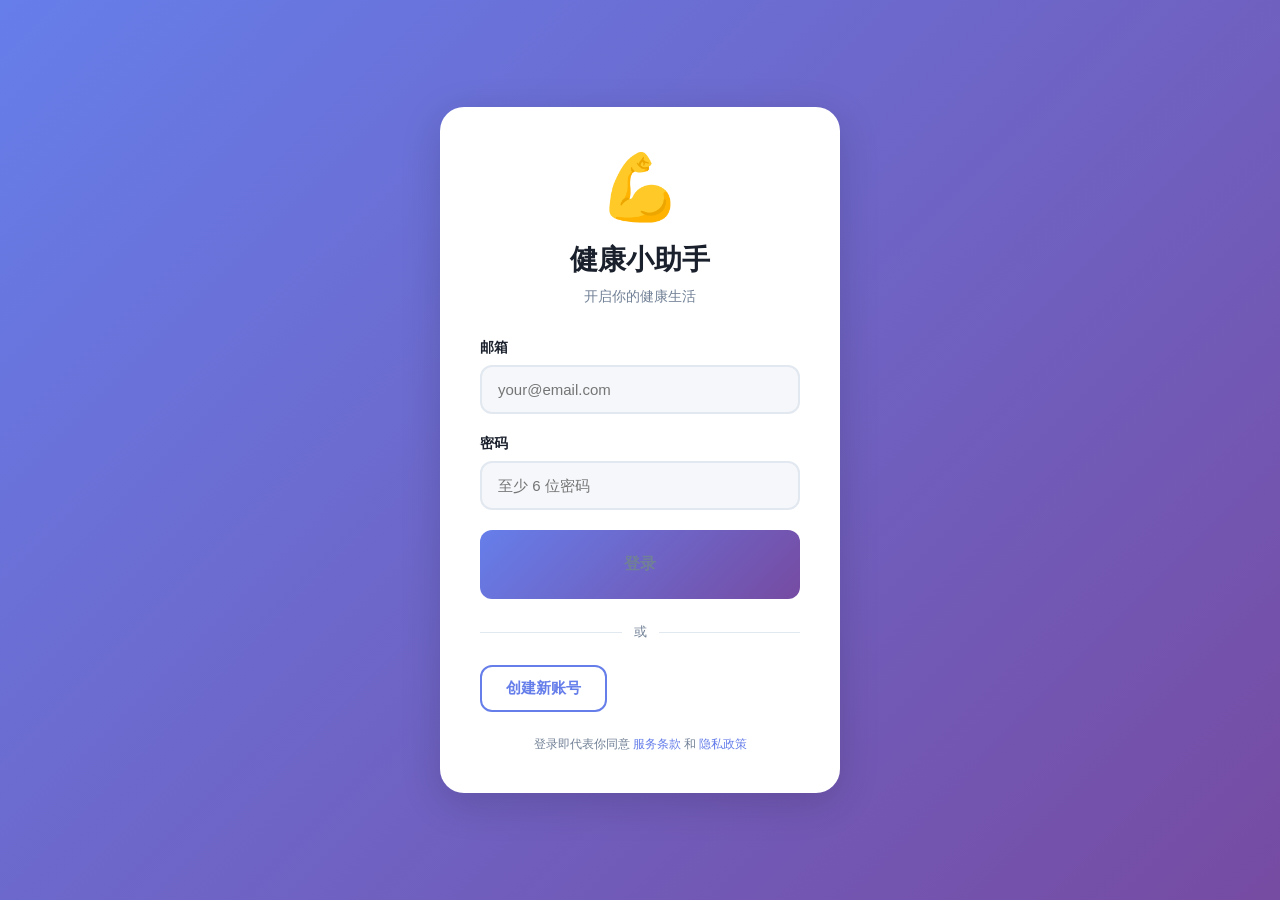
<file: index.html>
<!DOCTYPE html>
<html lang="zh-CN">
<head>
  <meta charset="UTF-8">
  <meta name="viewport" content="width=device-width, initial-scale=1.0, maximum-scale=1.0, user-scalable=no">
  <meta name="theme-color" content="#667eea">
  <meta name="apple-mobile-web-app-capable" content="yes">
  <meta name="apple-mobile-web-app-status-bar-style" content="black-translucent">
  <title>健康小助手</title>
  <link rel="manifest" href="manifest.json">
  <link rel="apple-touch-icon" href="icon-192.png">
  <link rel="stylesheet" href="style.css">
  <link href="https://fonts.googleapis.com/css2?family=Inter:wght@300;400;500;600;700&display=swap" rel="stylesheet">
</head>
<body>
  <!-- 登录页面 -->
  <div id="login-page" class="page">
    <div class="login-container">
      <div class="login-card">
        <div class="login-header">
          <div class="logo">💪</div>
          <h1>健康小助手</h1>
          <p>开启你的健康生活</p>
        </div>
        
        <form id="login-form" class="login-form">
          <div class="form-group">
            <label for="login-email">邮箱</label>
            <input type="email" id="login-email" placeholder="your@email.com" required>
          </div>
          
          <div class="form-group">
            <label for="login-password">密码</label>
            <input type="password" id="login-password" placeholder="至少 6 位密码" required minlength="6">
          </div>
          
          <button type="submit" class="btn btn-primary btn-lg">
            <span class="btn-text">登录</span>
            <span class="btn-loader hidden">
              <span class="spinner"></span>
            </span>
          </button>
        </form>
        
        <div class="login-divider">
          <span>或</span>
        </div>
        
        <button id="show-register" class="btn btn-outline">
          创建新账号
        </button>
        
        <div class="login-footer">
          <p>登录即代表你同意 <a href="#">服务条款</a> 和 <a href="#">隐私政策</a></p>
        </div>
      </div>
    </div>
  </div>

  <!-- 注册页面 -->
  <div id="register-page" class="page hidden">
    <div class="login-container">
      <div class="login-card">
        <div class="login-header">
          <div class="logo">🎉</div>
          <h1>欢迎加入</h1>
          <p>创建你的健康账号</p>
        </div>
        
        <form id="register-form" class="login-form">
          <div class="form-group">
            <label for="register-name">昵称</label>
            <input type="text" id="register-name" placeholder="怎么称呼你" required>
          </div>
          
          <div class="form-group">
            <label for="register-email">邮箱</label>
            <input type="email" id="register-email" placeholder="your@email.com" required>
          </div>
          
          <div class="form-group">
            <label for="register-password">密码</label>
            <input type="password" id="register-password" placeholder="至少 6 位密码" required minlength="6">
          </div>
          
          <div class="form-group">
            <label for="register-confirm">确认密码</label>
            <input type="password" id="register-confirm" placeholder="再次输入密码" required>
          </div>
          
          <button type="submit" class="btn btn-primary btn-lg">
            <span class="btn-text">创建账号</span>
            <span class="btn-loader hidden">
              <span class="spinner"></span>
            </span>
          </button>
        </form>
        
        <button id="show-login" class="btn btn-text">
          已有账号？返回登录
        </button>
      </div>
    </div>
  </div>

  <!-- 主应用页面 -->
  <div id="app-page" class="page hidden">
    <div class="app">
      <!-- 头部 -->
      <header class="header">
        <div class="header-top">
          <div class="user-info">
            <div class="avatar" id="user-avatar">👤</div>
            <div class="user-details">
              <span class="greeting">早上好</span>
              <h2 id="user-name">用户</h2>
            </div>
          </div>
          <button id="logout-btn" class="btn-icon" title="退出登录">
            <svg width="24" height="24" viewBox="0 0 24 24" fill="none" stroke="currentColor" stroke-width="2">
              <path d="M9 21H5a2 2 0 0 1-2-2V5a2 2 0 0 1 2-2h4"></path>
              <polyline points="16 17 21 12 16 7"></polyline>
              <line x1="21" y1="12" x2="9" y2="12"></line>
            </svg>
          </button>
        </div>
        <p class="date" id="current-date">3 月 1 日 星期日</p>
      </header>

      <!-- 通知权限 -->
      <div id="notification-banner" class="banner hidden">
        <div class="banner-content">
          <span class="banner-icon">🔔</span>
          <span class="banner-text">开启通知提醒，不错过任何健康提示</span>
        </div>
        <button id="enable-notification" class="btn btn-sm">开启</button>
      </div>

      <!-- 健康数据卡片 -->
      <section class="card health-data featured">
        <div class="card-header">
          <h2>📊 今日健康</h2>
          <button id="sync-health" class="btn-icon btn-sm" title="同步数据">
            <svg width="20" height="20" viewBox="0 0 24 24" fill="none" stroke="currentColor" stroke-width="2">
              <polyline points="23 4 23 10 17 10"></polyline>
              <polyline points="1 20 1 14 7 14"></polyline>
              <path d="M3.51 9a9 9 0 0 1 14.85-3.36L23 10M1 14l4.64 4.36A9 9 0 0 0 20.49 15"></path>
            </svg>
          </button>
        </div>
        <div class="stats-grid">
          <div class="stat-card">
            <div class="stat-icon">🚶</div>
            <div class="stat-value" id="steps-count">--</div>
            <div class="stat-label">步数</div>
            <div class="stat-goal">目标：8000</div>
          </div>
          <div class="stat-card">
            <div class="stat-icon">🔥</div>
            <div class="stat-value" id="calories-count">--</div>
            <div class="stat-label">卡路里</div>
            <div class="stat-goal">目标：500</div>
          </div>
          <div class="stat-card">
            <div class="stat-icon">📏</div>
            <div class="stat-value" id="distance-count">--</div>
            <div class="stat-label">距离 (km)</div>
            <div class="stat-goal">目标：5</div>
          </div>
          <div class="stat-card">
            <div class="stat-icon">⏱️</div>
            <div class="stat-value" id="active-minutes">--</div>
            <div class="stat-label">活动 (分钟)</div>
            <div class="stat-goal">目标：30</div>
          </div>
        </div>
      </section>

      <!-- 进度环 -->
      <section class="card progress-section">
        <div class="card-header">
          <h2>🎯 今日目标</h2>
        </div>
        <div class="progress-rings">
          <div class="progress-ring-container">
            <svg class="progress-ring" width="120" height="120">
              <circle class="progress-ring-bg" cx="60" cy="60" r="52"/>
              <circle class="progress-ring-fill" id="steps-progress" cx="60" cy="60" r="52"/>
            </svg>
            <div class="progress-center">
              <span class="progress-value" id="steps-percent">0%</span>
              <span class="progress-label">步数</span>
            </div>
          </div>
          <div class="progress-ring-container">
            <svg class="progress-ring" width="120" height="120">
              <circle class="progress-ring-bg" cx="60" cy="60" r="52"/>
              <circle class="progress-ring-fill" id="calories-progress" cx="60" cy="60" r="52"/>
            </svg>
            <div class="progress-center">
              <span class="progress-value" id="calories-percent">0%</span>
              <span class="progress-label">卡路里</span>
            </div>
          </div>
        </div>
      </section>

      <!-- 提醒设置 -->
      <section class="card reminders">
        <div class="card-header">
          <h2>⏰ 智能提醒</h2>
          <span class="badge" id="active-reminders-count">4 个开启</span>
        </div>
        
        <div class="reminder-list">
          <div class="reminder-item">
            <div class="reminder-icon-container">
              <span class="reminder-icon">💧</span>
            </div>
            <div class="reminder-info">
              <div class="reminder-name">喝水提醒</div>
              <div class="reminder-desc">每 2 小时提醒你补充水分</div>
            </div>
            <label class="switch">
              <input type="checkbox" id="toggle-water" checked>
              <span class="slider"></span>
            </label>
          </div>

          <div class="reminder-item">
            <div class="reminder-icon-container">
              <span class="reminder-icon">🧘</span>
            </div>
            <div class="reminder-info">
              <div class="reminder-name">起身活动</div>
              <div class="reminder-desc">每小时提醒活动身体</div>
            </div>
            <label class="switch">
              <input type="checkbox" id="toggle-move" checked>
              <span class="slider"></span>
            </label>
          </div>

          <div class="reminder-item">
            <div class="reminder-icon-container">
              <span class="reminder-icon">👁️</span>
            </div>
            <div class="reminder-info">
              <div class="reminder-name">眼睛休息</div>
              <div class="reminder-desc">每 30 分钟保护视力</div>
            </div>
            <label class="switch">
              <input type="checkbox" id="toggle-eyes" checked>
              <span class="slider"></span>
            </label>
          </div>

          <div class="reminder-item">
            <div class="reminder-icon-container">
              <span class="reminder-icon">😴</span>
            </div>
            <div class="reminder-info">
              <div class="reminder-name">睡觉提醒</div>
              <div class="reminder-desc">晚上 11 点提醒你休息</div>
            </div>
            <label class="switch">
              <input type="checkbox" id="toggle-sleep" checked>
              <span class="slider"></span>
            </label>
          </div>
        </div>
      </section>

      <!-- 免打扰时段 -->
      <section class="card dnd-mode">
        <div class="card-header">
          <h2>🌙 免打扰时段</h2>
        </div>
        <div class="time-range">
          <div class="time-input">
            <label>开始</label>
            <input type="time" id="dnd-start" value="23:00">
          </div>
          <div class="time-divider">至</div>
          <div class="time-input">
            <label>结束</label>
            <input type="time" id="dnd-end" value="07:00">
          </div>
        </div>
        <p class="hint">此时间段内不会发送提醒</p>
      </section>

      <!-- 周统计 -->
      <section class="card stats">
        <div class="card-header">
          <h2>📈 本周统计</h2>
          <select class="stats-filter" id="stats-filter">
            <option value="steps">步数</option>
            <option value="calories">卡路里</option>
            <option value="active">活动时长</option>
          </select>
        </div>
        <div class="week-stats">
          <div class="day-stat">
            <span class="day-name">一</span>
            <div class="day-bar"><div class="bar-fill" style="height: 65%"></div></div>
          </div>
          <div class="day-stat">
            <span class="day-name">二</span>
            <div class="day-bar"><div class="bar-fill" style="height: 80%"></div></div>
          </div>
          <div class="day-stat">
            <span class="day-name">三</span>
            <div class="day-bar"><div class="bar-fill" style="height: 45%"></div></div>
          </div>
          <div class="day-stat">
            <span class="day-name">四</span>
            <div class="day-bar"><div class="bar-fill" style="height: 90%"></div></div>
          </div>
          <div class="day-stat">
            <span class="day-name">五</span>
            <div class="day-bar"><div class="bar-fill" style="height: 70%"></div></div>
          </div>
          <div class="day-stat">
            <span class="day-name">六</span>
            <div class="day-bar"><div class="bar-fill" style="height: 55%"></div></div>
          </div>
          <div class="day-stat today">
            <span class="day-name">日</span>
            <div class="day-bar"><div class="bar-fill" style="height: 60%"></div></div>
          </div>
        </div>
        <div class="stat-summary">
          <div class="summary-item">
            <span class="summary-label">连续达标</span>
            <span class="summary-value" id="streak-days">3</span>
            <span class="summary-unit">天</span>
            <span class="summary-fire">🔥</span>
          </div>
          <div class="summary-item">
            <span class="summary-label">本周平均</span>
            <span class="summary-value" id="weekly-average">6,420</span>
            <span class="summary-unit">步</span>
          </div>
        </div>
      </section>

      <!-- 底部 -->
      <footer class="footer">
        <p>Made with ❤️ for your health</p>
        <p class="version">v1.1.0</p>
      </footer>
    </div>
  </div>

  <!-- Toast 通知 -->
  <div id="toast-container" class="toast-container"></div>

  <script src="app.js"></script>
</body>
</html>
</file>
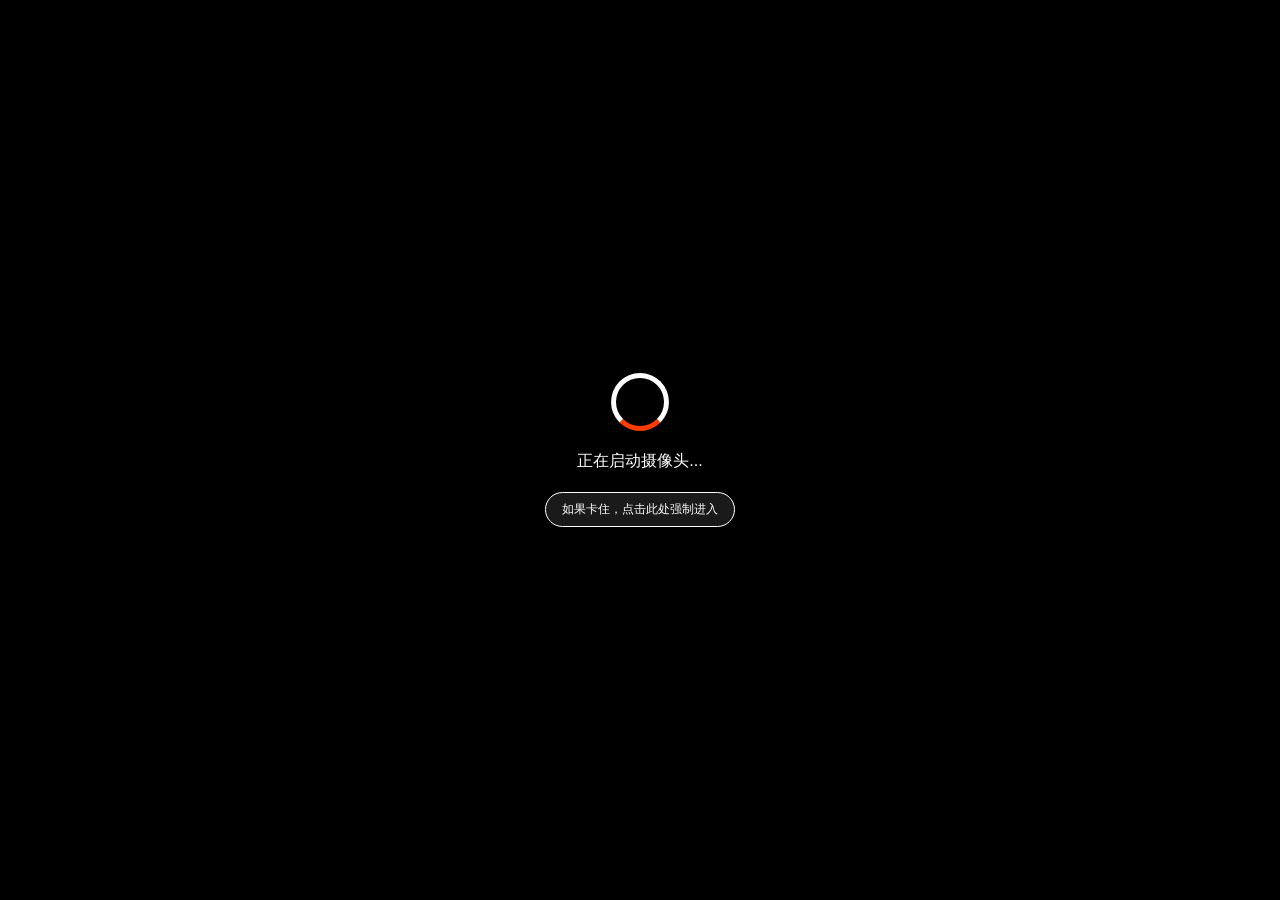
<file: 圣诞2.html>
<!DOCTYPE html>
<html lang="zh-CN">
<head>
    <meta charset="UTF-8">
    <meta name="viewport" content="width=device-width, initial-scale=1.0, user-scalable=no">
    <title>Pro Gesture Christmas Tree (国内加速版)</title>
    <style>
        body { margin: 0; overflow: hidden; background-color: #050505; font-family: 'PingFang SC', 'Microsoft YaHei', sans-serif; }
        #canvas-container { width: 100vw; height: 100vh; position: absolute; top: 0; left: 0; z-index: 1; }
        
        #ui-layer {
            position: absolute; top: 0; left: 0; width: 100%; height: 100%;
            z-index: 5; pointer-events: none;
            display: flex; flex-direction: column; justify-content: space-between;
        }

        .top-bar {
            display: flex; justify-content: space-between; align-items: flex-start;
            padding: 20px;
        }
        
        #video-input { 
            width: 200px; height: 150px; 
            transform: scaleX(-1); /* Mirror display */
            border-radius: 12px; 
            border: 2px solid rgba(255,255,255,0.3); 
            background: #000;
            box-shadow: 0 4px 12px rgba(0,0,0,0.5);
        }

        .upload-btn {
            pointer-events: auto;
            background: rgba(255, 255, 255, 0.15);
            backdrop-filter: blur(10px);
            border: 1px solid rgba(255, 255, 255, 0.3);
            color: white; padding: 10px 20px;
            border-radius: 30px; cursor: pointer;
            font-size: 14px; transition: 0.3s;
            display: flex; align-items: center; gap: 8px;
            text-shadow: 0 1px 2px rgba(0,0,0,0.5);
        }
        .upload-btn:hover { background: rgba(255, 255, 255, 0.3); transform: translateY(-2px); }
        
        .instruction-bar {
            padding: 20px;
            display: flex; justify-content: center; gap: 12px;
            flex-wrap: wrap;
        }

        .card {
            background: rgba(0, 0, 0, 0.5);
            backdrop-filter: blur(5px);
            border: 1px solid rgba(255, 255, 255, 0.1);
            border-radius: 14px; padding: 10px 16px;
            color: rgba(255, 255, 255, 0.9);
            font-size: 12px; display: flex; flex-direction: column; align-items: center;
            transition: 0.3s; width: 90px; text-align: center;
        }
        .card.active {
            background: rgba(255, 180, 0, 0.3);
            border-color: #ffb400;
            color: #fff; transform: translateY(-5px);
            box-shadow: 0 0 15px rgba(255, 180, 0, 0.4);
        }
        .card-icon { font-size: 20px; margin-bottom: 4px; }

        /* Notification Toast */
        #toast {
            position: absolute; top: 80px; left: 50%; transform: translateX(-50%);
            background: rgba(0, 0, 0, 0.8); color: white;
            padding: 10px 20px; border-radius: 20px;
            border: 1px solid rgba(255,255,255,0.2);
            font-size: 14px; opacity: 0; transition: opacity 0.3s;
            pointer-events: none; z-index: 20;
        }
        #toast.show { opacity: 1; }

        #hand-cursor {
            position: absolute; width: 16px; height: 16px;
            background: rgba(0, 255, 255, 0.6);
            border: 2px solid white; border-radius: 50%;
            transform: translate(-50%, -50%);
            pointer-events: none; z-index: 10;
            display: none;
            box-shadow: 0 0 10px rgba(0, 255, 255, 0.8);
        }

        #loading {
            position: absolute; top: 0; left: 0; width: 100%; height: 100%;
            background: #000; z-index: 100;
            display: flex; flex-direction: column;
            align-items: center; justify-content: center; color: white;
            transition: opacity 0.5s;
        }
        .loader {
            width: 48px; height: 48px; border: 5px solid #FFF;
            border-bottom-color: #FF3D00; border-radius: 50%;
            animation: rotation 1s linear infinite; margin-bottom: 20px;
        }
        .skip-btn {
            margin-top: 20px; padding: 8px 16px; border: 1px solid white;
            color: white; background: rgba(255,255,255,0.1); border-radius: 20px;
            cursor: pointer; font-size: 12px; pointer-events: auto;
        }
        .hidden { opacity: 0; pointer-events: none; }
        @keyframes rotation { 0% { transform: rotate(0deg); } 100% { transform: rotate(360deg); } }
    </style>
    
    <!-- Changed to Domestic Mirror (Eleme CDN) -->
    <script type="importmap">
        {
            "imports": {
                "three": "https://npm.elemecdn.com/three@0.160.0/build/three.module.js",
                "three/addons/": "https://npm.elemecdn.com/three@0.160.0/examples/jsm/",
                "@mediapipe/hands": "https://npm.elemecdn.com/@mediapipe/hands/hands.js",
                "@mediapipe/camera_utils": "https://npm.elemecdn.com/@mediapipe/camera_utils/camera_utils.js"
            }
        }
    </script>
    
    <!-- FIX: Define forceStart globally outside of module so it works even if module fails -->
    <script>
        function forceStart() {
            var loading = document.getElementById('loading');
            if(loading) loading.classList.add('hidden');
        }
    </script>
</head>
<body>

    <div id="loading">
        <div class="loader"></div>
        <div id="loading-text">正在启动摄像头...</div>
        <button class="skip-btn" onclick="forceStart()">如果卡住，点击此处强制进入</button>
    </div>

    <div id="toast">提示信息</div>
    <div id="hand-cursor"></div>

    <div id="ui-layer">
        <div class="top-bar">
            <input type="file" id="photo-upload" multiple accept="image/*" style="display:none">
            <button class="upload-btn" onclick="document.getElementById('photo-upload').click()">
                📷 上传照片 (自动填充/截取)
            </button>
            <video id="video-input" playsinline></video>
        </div>

        <div class="instruction-bar">
            <div id="card-pinch-move" class="card">
                <span class="card-icon">👌 ➡</span>
                <span>捏合向右拉<br>旋转场景</span>
            </div>
            <div id="card-pinch-click" class="card">
                <span class="card-icon">👌 Click</span>
                <span>快速捏合<br>查看/放回</span>
            </div>
            <div id="card-tap" class="card">
                <span class="card-icon">☝️ Tap</span>
                <span>食指上下点<br>雪人跳跃</span>
            </div>
            <div id="card-gift" class="card">
                <span class="card-icon">🤟 ILY</span>
                <span>蜘蛛侠<br>打开/收回</span>
            </div>
            <div id="card-light" class="card">
                <span class="card-icon">✊ ➞ 🖐</span>
                <span>握拳张开<br>开关灯</span>
            </div>
        </div>
    </div>

    <div id="canvas-container"></div>

    <!-- Domestic Mirror Scripts -->
    <script src="https://npm.elemecdn.com/@mediapipe/camera_utils/camera_utils.js" crossorigin="anonymous"></script>
    <script src="https://npm.elemecdn.com/@mediapipe/control_utils/control_utils.js" crossorigin="anonymous"></script>
    <script src="https://npm.elemecdn.com/@mediapipe/drawing_utils/drawing_utils.js" crossorigin="anonymous"></script>
    <script src="https://npm.elemecdn.com/@mediapipe/hands/hands.js" crossorigin="anonymous"></script>

    <script type="module">
        import * as THREE from 'three';
        import { EffectComposer } from 'three/addons/postprocessing/EffectComposer.js';
        import { RenderPass } from 'three/addons/postprocessing/RenderPass.js';
        import { UnrealBloomPass } from 'three/addons/postprocessing/UnrealBloomPass.js';

        // --- Configuration ---
        const CONFIG = {
            snowCount: 2000,
            treeHeight: 12,
            photoRadius: 7, 
            maxPhotos: 8, // Fixed limit for the ring
            rotationFriction: 0.95, 
            rotationSensitivity: 6.0, 
            lightToggleTimeWindow: 1200, 
            bloomStrengthHigh: 1.0,  // Bright lights
            bloomStrengthLow: 0.3,   // Low bloom when reading photos
            bloomThreshold: 0.25,
            clickThresholdTime: 400, 
            dragStartThreshold: 0.03 
        };

        let scene, camera, renderer, composer, bloomPass;
        let mainGroup; 
        let treeLightsMesh, starLight, ambientLight;
        let snowmanGroup, giftBox, photoGroup;
        let uploadedTextures = []; 
        
        let rotationVelocity = 0;
        let isLightsOn = true;
        let isGiftOpened = false;
        let zoomedPhotoIndex = -1; 
        let activePhotoIndex = 0; 

        // Gesture State
        let gestureState = {
            isPinching: false,
            pinchStartTime: 0,
            pinchAnchorX: 0, 
            lastHandX: 0,
            lastIndexY: 0,
            isDragging: false,
            fistTimestamp: 0,
            debounce: 0
        };

        // window.forceStart is now defined in the head script

        init();
        window.addEventListener('load', initMediaPipe);
        setupPhotoUpload();
        animate();

        function init() {
            const container = document.getElementById('canvas-container');
            
            scene = new THREE.Scene();
            scene.background = new THREE.Color(0x050510);
            scene.fog = new THREE.FogExp2(0x050510, 0.02);

            camera = new THREE.PerspectiveCamera(60, window.innerWidth/window.innerHeight, 0.1, 100);
            camera.position.set(0, 6, 22);
            camera.lookAt(0, 5, 0);

            renderer = new THREE.WebGLRenderer({ antialias: true });
            renderer.setSize(window.innerWidth, window.innerHeight);
            renderer.setPixelRatio(Math.min(window.devicePixelRatio, 2));
            renderer.toneMapping = THREE.ACESFilmicToneMapping;
            renderer.toneMappingExposure = 0.9; 
            container.appendChild(renderer.domElement);

            const renderScene = new RenderPass(scene, camera);
            bloomPass = new UnrealBloomPass(new THREE.Vector2(window.innerWidth, window.innerHeight), 1.5, 0.4, 0.85);
            bloomPass.threshold = CONFIG.bloomThreshold;
            bloomPass.strength = CONFIG.bloomStrengthHigh;
            bloomPass.radius = 0.5;
            
            composer = new EffectComposer(renderer);
            composer.addPass(renderScene);
            composer.addPass(bloomPass);

            ambientLight = new THREE.AmbientLight(0xffffff, 0.8); 
            scene.add(ambientLight);

            mainGroup = new THREE.Group();
            scene.add(mainGroup);

            createGround();
            createTree();
            createSnow();
            createSnowman();
            createGiftBox();
            createPhotoRing();

            window.addEventListener('resize', onResize);
        }

        // --- Object Creation ---
        function createGround() {
            const geo = new THREE.PlaneGeometry(100, 100, 64, 64);
            const pos = geo.attributes.position;
            for(let i=0; i<pos.count; i++) pos.setZ(i, Math.random() * 0.8);
            geo.computeVertexNormals();
            const mat = new THREE.MeshStandardMaterial({ color: 0xeeeeff, roughness: 1, metalness: 0.1 });
            const mesh = new THREE.Mesh(geo, mat);
            mesh.rotation.x = -Math.PI/2;
            mesh.receiveShadow = true;
            mainGroup.add(mesh);
        }

        function createTree() {
            const tree = new THREE.Group();
            const trunk = new THREE.Mesh(new THREE.CylinderGeometry(0.8, 1.2, 3, 8), new THREE.MeshStandardMaterial({ color: 0x3d2817 }));
            trunk.position.y = 1.5;
            tree.add(trunk);

            const leafMat = new THREE.MeshStandardMaterial({ color: 0x0a3d0a, roughness: 0.8 });
            for(let i=0; i<6; i++) {
                const size = 5 - i*0.7;
                const y = 3 + i*1.5;
                const cone = new THREE.Mesh(new THREE.ConeGeometry(size, 3, 16), leafMat);
                cone.position.y = y;
                tree.add(cone);
            }

            const count = 600;
            const geo = new THREE.SphereGeometry(0.1, 8, 8);
            const mat = new THREE.MeshBasicMaterial({ color: 0xffffff });
            treeLightsMesh = new THREE.InstancedMesh(geo, mat, count);
            const dummy = new THREE.Object3D();
            const colors = [0xff0000, 0x00ff00, 0x0088ff, 0xffaa00];
            for(let i=0; i<count; i++) {
                const angle = i * 0.2;
                const h = (i / count) * 9; 
                const baseR = 4.5 * (1 - h/9); 
                const r = baseR + Math.random()*0.3;
                dummy.position.set(Math.cos(angle)*r, h + 3, Math.sin(angle)*r);
                dummy.updateMatrix();
                treeLightsMesh.setMatrixAt(i, dummy.matrix);
                treeLightsMesh.setColorAt(i, new THREE.Color(colors[Math.floor(Math.random()*colors.length)]));
            }
            tree.add(treeLightsMesh);

            const star = new THREE.Mesh(new THREE.OctahedronGeometry(0.6), new THREE.MeshBasicMaterial({color: 0xffff00}));
            star.position.y = 12.5;
            tree.add(star);
            const starLight = new THREE.PointLight(0xffff00, 2, 15);
            starLight.position.set(0, 12.5, 0);
            tree.add(starLight);

            mainGroup.add(tree);
        }

        function createSnowman() {
            snowmanGroup = new THREE.Group();
            const mat = new THREE.MeshStandardMaterial({color: 0xffffff, roughness: 0.8});
            const bottom = new THREE.Mesh(new THREE.SphereGeometry(1.2), mat); bottom.position.y = 1.2;
            const top = new THREE.Mesh(new THREE.SphereGeometry(0.9), mat); top.position.y = 2.8;

            const armGeo = new THREE.CylinderGeometry(0.05, 0.05, 1.5);
            const armMat = new THREE.MeshStandardMaterial({color: 0x5c4033});
            
            const lArmGroup = new THREE.Group(); lArmGroup.position.set(-0.8, 2.8, 0);
            const lArm = new THREE.Mesh(armGeo, armMat); lArm.position.set(-0.7, 0, 0); lArm.rotation.z = Math.PI/2;
            lArmGroup.add(lArm);

            const rArmGroup = new THREE.Group(); rArmGroup.position.set(0.8, 2.8, 0);
            const rArm = new THREE.Mesh(armGeo, armMat); rArm.position.set(0.7, 0, 0); rArm.rotation.z = -Math.PI/2;
            rArmGroup.add(rArm);
            
            const scarf = new THREE.Mesh(new THREE.TorusGeometry(0.7, 0.15, 8, 16), new THREE.MeshStandardMaterial({color: 0xff0000}));
            scarf.rotation.x = Math.PI/2; scarf.position.y = 2.3;
            const eyeGeo = new THREE.SphereGeometry(0.08);
            const eyeMat = new THREE.MeshBasicMaterial({color: 0x000000});
            const lEye = new THREE.Mesh(eyeGeo, eyeMat); lEye.position.set(-0.3, 3.0, 0.8);
            const rEye = new THREE.Mesh(eyeGeo, eyeMat); rEye.position.set(0.3, 3.0, 0.8);
            const nose = new THREE.Mesh(new THREE.ConeGeometry(0.08, 0.5), new THREE.MeshStandardMaterial({color: 0xff6600}));
            nose.rotation.x = Math.PI/2; nose.position.set(0, 2.9, 0.9);

            snowmanGroup.add(bottom, top, lArmGroup, rArmGroup, scarf, lEye, rEye, nose);
            snowmanGroup.position.set(7, 0, 0); 
            snowmanGroup.userData = { lArm: lArmGroup, rArm: rArmGroup };
            mainGroup.add(snowmanGroup);
        }

        function createGiftBox() {
            giftBox = new THREE.Group();
            const box = new THREE.Mesh(new THREE.BoxGeometry(2, 2, 2), new THREE.MeshStandardMaterial({color: 0xffcc00}));
            box.position.y = 1;
            const lid = new THREE.Mesh(new THREE.BoxGeometry(2.1, 0.4, 2.1), new THREE.MeshStandardMaterial({color: 0xffcc00}));
            lid.position.y = 2.1;
            lid.userData.isLid = true;
            giftBox.add(box, lid);
            giftBox.position.set(0, 0, 7);
            mainGroup.add(giftBox);
        }

        function createPhotoRing() {
            if(photoGroup) mainGroup.remove(photoGroup);
            photoGroup = new THREE.Group();
            const total = CONFIG.maxPhotos;
            
            // Logic to handle texture array size
            let displayTextures = [];
            if (uploadedTextures.length === 0) {
                // Generate defaults
            } else {
                // Fill up to 'total' by repeating
                for(let i=0; i<total; i++) {
                    displayTextures.push(uploadedTextures[i % uploadedTextures.length]);
                }
            }

            for(let i=0; i<total; i++) {
                const angle = (i / total) * Math.PI * 2;
                let tex;
                
                if(displayTextures.length > 0) {
                    tex = displayTextures[i];
                } else {
                    // Default procedural texture
                    const canvas = document.createElement('canvas'); canvas.width = 256; canvas.height = 300;
                    const ctx = canvas.getContext('2d'); ctx.fillStyle = '#fff'; ctx.fillRect(0,0,256,300);
                    ctx.fillStyle = `hsl(${i*40}, 70%, 50%)`; ctx.fillRect(15,15,226,220);
                    ctx.fillStyle = '#333'; ctx.font = '30px Arial'; ctx.textAlign = 'center';
                    ctx.fillText('美好回忆', 128, 150);
                    tex = new THREE.CanvasTexture(canvas);
                }
                
                const geo = new THREE.PlaneGeometry(1.5, 2);
                const mat = new THREE.MeshBasicMaterial({ map: tex, side: THREE.DoubleSide });
                
                const mesh = new THREE.Mesh(geo, mat);
                mesh.position.set(Math.cos(angle) * CONFIG.photoRadius, 4, Math.sin(angle) * CONFIG.photoRadius);
                mesh.lookAt(0, 4, 0);
                mesh.visible = false; 
                mesh.userData = { basePos: mesh.position.clone(), angle: angle, index: i };
                photoGroup.add(mesh);
            }
            mainGroup.add(photoGroup);
        }

        function createSnow() {
            const geo = new THREE.BufferGeometry();
            const pos = [];
            for(let i=0; i<CONFIG.snowCount; i++) pos.push(Math.random()*60-30, Math.random()*30, Math.random()*60-30);
            geo.setAttribute('position', new THREE.Float32BufferAttribute(pos, 3));
            const mat = new THREE.PointsMaterial({color:0xffffff, size:0.1, transparent:true});
            const sys = new THREE.Points(geo, mat);
            sys.userData = { speeds: pos.map(() => Math.random()*0.05 + 0.02) };
            mainGroup.add(sys);
            mainGroup.userData.snow = sys;
        }

        // --- Logic & Physics ---

        function handleLighting() {
            // Light intensity
            const targetIntensity = isLightsOn ? 1.0 : 0.1;
            ambientLight.intensity += (targetIntensity - ambientLight.intensity) * 0.05;
            treeLightsMesh.visible = isLightsOn;
            
            // Bloom intensity Logic
            // If Gift is Open (Photos visible), reduce Bloom to avoid overexposure
            const targetBloom = isGiftOpened ? CONFIG.bloomStrengthLow : CONFIG.bloomStrengthHigh;
            bloomPass.strength += (targetBloom - bloomPass.strength) * 0.05;
        }

        function updatePhysics() {
            // Smooth Inertia Rotation
            if (Math.abs(rotationVelocity) > 0.0001) {
                mainGroup.rotation.y += rotationVelocity;
                rotationVelocity *= CONFIG.rotationFriction; 
            } else {
                rotationVelocity = 0;
            }

            // Snow Animation
            const snow = mainGroup.userData.snow;
            const pos = snow.geometry.attributes.position.array;
            for(let i=1; i<pos.length; i+=3) {
                pos[i] -= 0.05;
                if(pos[i] < 0) pos[i] = 30;
            }
            snow.geometry.attributes.position.needsUpdate = true;

            // Gift Logic
            const lid = giftBox.children.find(c => c.userData.isLid);
            if (isGiftOpened) {
                if(lid.position.y < 5) { lid.position.y += 0.1; lid.rotation.x += 0.1; }
                else lid.visible = false;
                
                photoGroup.children.forEach((p, idx) => {
                    p.visible = true;
                    let targetPos = p.userData.basePos.clone();
                    
                    if (zoomedPhotoIndex === idx) {
                         // FIX: Calculate target position relative to photoGroup (the direct parent)
                         // Adjusted: Lower height (y=4) and closer (z=18) but not too big
                         const targetWorld = new THREE.Vector3(0, 4.5, 17); // World target (lower & closer)
                         const targetLocal = photoGroup.worldToLocal(targetWorld.clone()); // Convert to photoGroup space
                         targetPos.copy(targetLocal);
                         // Smaller scale: 1.8x instead of 2.5x
                         p.scale.lerp(new THREE.Vector3(1.8, 1.8, 1.8), 0.1);
                         p.lookAt(camera.position); // Always face camera
                    } else {
                         p.scale.lerp(new THREE.Vector3(1, 1, 1), 0.1);
                         const lookTarget = new THREE.Vector3(0, 4, 0);
                         p.lookAt(lookTarget);
                    }
                    p.position.lerp(targetPos, 0.1);
                });
                
                if(zoomedPhotoIndex === -1) photoGroup.rotation.y += 0.002;
            } else {
                lid.visible = true;
                if(lid.position.y > 2.1) { lid.position.y -= 0.1; lid.rotation.x -= 0.1; }
                else { lid.position.y = 2.1; lid.rotation.x = 0; }
                photoGroup.children.forEach(p => {
                    p.visible = false;
                    p.position.copy(new THREE.Vector3(0,0,0)); 
                });
            }
        }

        function updateSnowman(isJumping) {
            let targetY = 0;
            if (isJumping) {
                targetY = 2.5; 
                snowmanGroup.userData.lArm.rotation.z = Math.PI/2 + Math.sin(Date.now() * 0.02) * 0.8;
                snowmanGroup.userData.rArm.rotation.z = -Math.PI/2 - Math.sin(Date.now() * 0.02) * 0.8;
            } else {
                snowmanGroup.userData.lArm.rotation.z = Math.PI/2;
                snowmanGroup.userData.rArm.rotation.z = -Math.PI/2;
            }
            snowmanGroup.position.y += (targetY - snowmanGroup.position.y) * 0.2;
        }

        function animate() {
            requestAnimationFrame(animate);
            handleLighting();
            updatePhysics();
            composer.render();
        }

        // --- MediaPipe & Gestures ---

        function initMediaPipe() {
            const video = document.getElementById('video-input');
            const loading = document.getElementById('loading');
            
            if (!window.Hands || !window.Camera) {
                setTimeout(initMediaPipe, 500); return;
            }

            // Domestic mirror for LocateFile
            const hands = new window.Hands({locateFile: (file) => `https://npm.elemecdn.com/@mediapipe/hands/${file}`});
            hands.setOptions({maxNumHands: 1, modelComplexity: 1, minDetectionConfidence: 0.6});
            hands.onResults(onResults);

            const cameraObj = new Camera(video, {
                onFrame: async () => { await hands.send({image: video}); },
                width: 640, height: 480
            });
            
            cameraObj.start().then(() => loading.classList.add('hidden')).catch(err => console.error(err));
        }

        function onResults(results) {
            document.querySelectorAll('.card').forEach(c => c.classList.remove('active'));
            const cursor = document.getElementById('hand-cursor');

            if (!results.multiHandLandmarks || results.multiHandLandmarks.length === 0) {
                updateSnowman(false);
                resetGesture();
                cursor.style.display = 'none';
                return;
            }

            const lm = results.multiHandLandmarks[0];
            const now = Date.now();
            
            const cursorX = (1 - lm[8].x) * 100; // Flip for visual cursor because of mirror CSS
            const cursorY = lm[8].y * 100;
            cursor.style.left = cursorX + '%';
            cursor.style.top = cursorY + '%';
            cursor.style.display = 'block';

            // Core Metrics
            const dist = (i, j) => Math.hypot(lm[i].x - lm[j].x, lm[i].y - lm[j].y);
            const pinchDist = dist(4, 8);
            const isPinching = pinchDist < 0.06; // slightly relaxed
            const handX = lm[8].x; 
            const indexY = lm[8].y; 

            // 1. PINCH LOGIC (Drag & Click)
            if (isPinching) {
                if (!gestureState.isPinching) {
                    // Start
                    gestureState.isPinching = true;
                    gestureState.pinchStartTime = now;
                    gestureState.pinchAnchorX = handX;
                    gestureState.isDragging = false;
                } else {
                    // Continue - Calculate Drift
                    const deltaX = handX - gestureState.pinchAnchorX;
                    const totalDist = Math.abs(deltaX);

                    if (!gestureState.isDragging && totalDist > CONFIG.dragStartThreshold) {
                         gestureState.isDragging = true;
                    }

                    if (gestureState.isDragging) {
                        document.getElementById('card-pinch-move').classList.add('active');
                        // Pull Right (Negative deltaX) -> Velocity Positive (Spin Right)
                        rotationVelocity -= deltaX * CONFIG.rotationSensitivity;
                        if(rotationVelocity > 0.05) rotationVelocity = 0.05;
                        if(rotationVelocity < -0.05) rotationVelocity = -0.05;
                        gestureState.pinchAnchorX = handX;
                    }
                }
            } else {
                // Released
                if (gestureState.isPinching) {
                    const duration = now - gestureState.pinchStartTime;
                    
                    // Click Logic
                    if (!gestureState.isDragging && duration < CONFIG.clickThresholdTime) {
                         document.getElementById('card-pinch-click').classList.add('active');
                         if (isGiftOpened) {
                             if (zoomedPhotoIndex === -1) {
                                 zoomedPhotoIndex = activePhotoIndex;
                                 activePhotoIndex = (activePhotoIndex + 1) % CONFIG.maxPhotos;
                             } else {
                                 zoomedPhotoIndex = -1;
                             }
                        }
                    }
                    gestureState.isPinching = false;
                    gestureState.isDragging = false;
                }
            }

            // 2. TAP (Index Bobbing) - Only if not pinching
            if (!isPinching) {
                const dy = indexY - gestureState.lastIndexY;
                if (Math.abs(dy) > 0.04) { 
                     document.getElementById('card-tap').classList.add('active');
                     updateSnowman(true); 
                } else {
                     updateSnowman(false);
                }
            }
            gestureState.lastIndexY = indexY;

            // 3. ILY & Lights
            const isILY = checkILY(lm, dist);
            if (isILY) {
                document.getElementById('card-gift').classList.add('active');
                if (now - gestureState.debounce > 1500) {
                    isGiftOpened = !isGiftOpened;
                    if (!isGiftOpened) zoomedPhotoIndex = -1;
                    gestureState.debounce = now;
                }
            }

            const isFist = checkFist(lm, dist);
            const isOpen = checkOpen(lm, dist);
            
            if (isFist) {
                gestureState.lastGesture = 'FIST';
                gestureState.fistTimestamp = now;
                document.getElementById('card-light').classList.add('active');
            } else if (isOpen) {
                if (gestureState.lastGesture === 'FIST' && (now - gestureState.fistTimestamp < CONFIG.lightToggleTimeWindow)) {
                    isLightsOn = !isLightsOn;
                    gestureState.lastGesture = 'NONE';
                }
            }
        }

        function resetGesture() {
            gestureState.isPinching = false;
            gestureState.isDragging = false;
        }

        // --- Helper Detection ---
        function checkILY(lm, dist) {
            const isExt = (tip, pip) => dist(0, tip) > dist(0, pip) + 0.03;
            return isExt(8,6) && isExt(20,18) && !isExt(12,10) && !isExt(16,14);
        }
        function checkFist(lm, dist) {
            const isExt = (tip, pip) => dist(0, tip) > dist(0, pip) + 0.03;
            return !isExt(8,6) && !isExt(12,10) && !isExt(16,14) && !isExt(20,18);
        }
        function checkOpen(lm, dist) {
            const isExt = (tip, pip) => dist(0, tip) > dist(0, pip) + 0.03;
            return isExt(8,6) && isExt(12,10) && isExt(16,14) && isExt(20,18);
        }

        function showToast(msg) {
            const t = document.getElementById('toast');
            t.innerText = msg;
            t.classList.add('show');
            setTimeout(() => t.classList.remove('show'), 3000);
        }

        function setupPhotoUpload() {
            const input = document.getElementById('photo-upload');
            input.addEventListener('change', (e) => {
                const files = Array.from(e.target.files);
                if(!files.length) return;
                
                // --- Limit Logic ---
                let processFiles = files;
                if (files.length > CONFIG.maxPhotos) {
                    showToast(`超过 ${CONFIG.maxPhotos} 张，已截取前 ${CONFIG.maxPhotos} 张`);
                    processFiles = files.slice(0, CONFIG.maxPhotos);
                } else if (files.length < CONFIG.maxPhotos) {
                    showToast(`上传 ${files.length} 张，系统将自动填充至 ${CONFIG.maxPhotos} 张`);
                } else {
                    showToast(`成功上传 ${files.length} 张回忆`);
                }

                uploadedTextures = [];
                let loadedCount = 0;
                
                processFiles.forEach(file => {
                    const reader = new FileReader();
                    reader.onload = (event) => {
                        const img = new Image(); img.src = event.target.result;
                        const tex = new THREE.Texture(img); 
                        tex.colorSpace = THREE.SRGBColorSpace; // Better color
                        img.onload = () => {
                            tex.needsUpdate = true;
                            uploadedTextures.push(tex);
                            loadedCount++;
                            if (loadedCount === processFiles.length) {
                                createPhotoRing();
                            }
                        };
                    };
                    reader.readAsDataURL(file);
                });
            });
        }
        
        function onResize() {
            camera.aspect = window.innerWidth / window.innerHeight;
            camera.updateProjectionMatrix();
            renderer.setSize(window.innerWidth, window.innerHeight);
            composer.setSize(window.innerWidth, window.innerHeight);
        }
    </script>
</body>
</html>
</file>
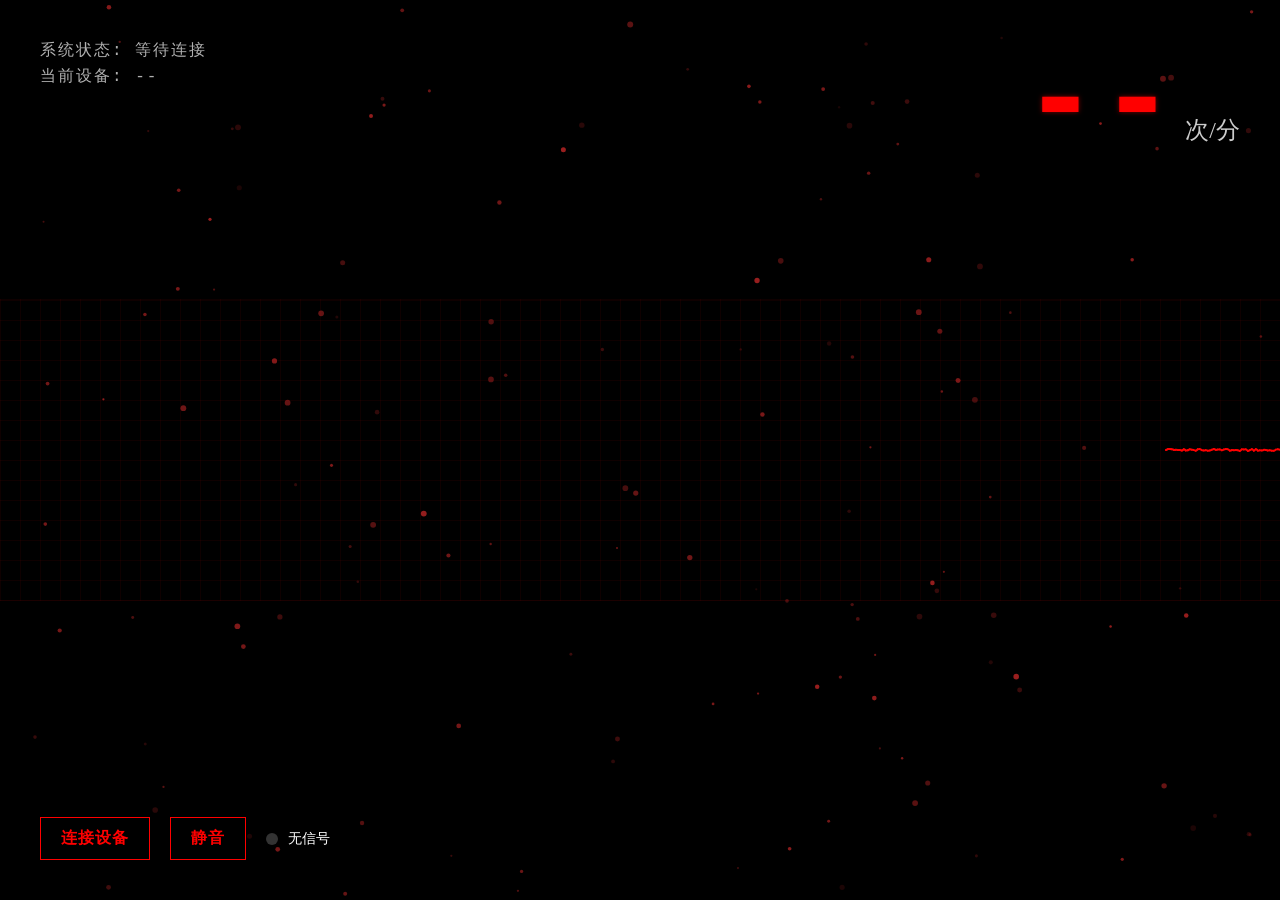
<file: 心率.html>
<!DOCTYPE html>
<html lang="zh-CN">
<head>
    <meta charset="UTF-8">
    <meta name="viewport" content="width=device-width, initial-scale=1.0">
    <title>心率核心监测 // 生物反馈系统</title>
    <!-- 防止 favicon 404 报错 -->
    <link rel="icon" href="data:;base64,=">
    <style>
        :root {
            --primary-color: #ff0000; /* 修改为纯红色 */
            --bg-color: #000000;     /* 纯黑背景 */
            --text-color: #ffffff;
            --grid-color: rgba(255, 0, 0, 0.2); /* 网格也改为红色 */
        }

        body {
            margin: 0;
            padding: 0;
            background-color: var(--bg-color);
            color: var(--text-color);
            font-family: 'Courier New', Courier, monospace, "微软雅黑";
            overflow: hidden;
            user-select: none;
        }

        /* 画布层级管理 */
        #particleCanvas {
            position: absolute;
            top: 0;
            left: 0;
            width: 100%;
            height: 100%;
            z-index: 1;
        }

        #ecgCanvas {
            position: absolute;
            top: 50%;
            left: 0;
            width: 100%;
            height: 400px;
            transform: translateY(-50%);
            z-index: 2;
        }

        /* UI 界面层 */
        #ui-layer {
            position: absolute;
            top: 0;
            left: 0;
            width: 100%;
            height: 100%;
            z-index: 3;
            pointer-events: none;
            display: flex;
            flex-direction: column;
            justify-content: space-between;
            padding: 40px;
            box-sizing: border-box;
        }

        /* 顶部信息 */
        .header {
            display: flex;
            justify-content: space-between;
            align-items: flex-start;
        }

        .title {
            font-size: 16px;
            letter-spacing: 2px;
            opacity: 0.8;
            text-transform: uppercase;
            margin-bottom: 5px;
            color: #ddd;
        }

        .bpm-display {
            text-align: right;
        }

        #bpm-value {
            font-size: 8rem;
            line-height: 1;
            font-weight: bold;
            color: var(--primary-color);
            text-shadow: 0 0 5px rgba(255, 0, 0, 0.5);
            transition: color 0.3s;
        }

        .bpm-unit {
            font-size: 1.5rem;
            opacity: 0.8;
            font-family: "微软雅黑";
        }

        /* 底部控制栏 */
        .controls {
            pointer-events: auto;
            display: flex;
            gap: 20px;
            align-items: center;
            flex-wrap: wrap;
        }

        button {
            background: transparent;
            border: 1px solid var(--primary-color);
            color: var(--primary-color);
            padding: 10px 20px;
            font-family: inherit;
            font-size: 16px;
            font-weight: bold;
            cursor: pointer;
            text-transform: uppercase;
            letter-spacing: 1px;
            transition: all 0.3s;
        }

        button:hover {
            background: var(--primary-color);
            color: #fff;
        }

        button:disabled {
            border-color: #555;
            color: #555;
            cursor: not-allowed;
            box-shadow: none;
        }

        /* 状态指示灯 */
        .status-indicator {
            display: flex;
            align-items: center;
            gap: 10px;
            font-size: 14px;
        }

        .led {
            width: 12px;
            height: 12px;
            background-color: #333;
            border-radius: 50%;
        }

        .led.active {
            background-color: var(--primary-color);
            box-shadow: 0 0 8px var(--primary-color);
        }
        
        .led.flatline {
             background-color: #ff0000;
             box-shadow: 0 0 15px #ff0000;
             animation: blink 0.5s infinite;
        }

        @keyframes blink {
            0%, 100% { opacity: 1; }
            50% { opacity: 0.3; }
        }

        /* 网格背景装饰 */
        .grid-bg {
            position: absolute;
            top: 50%;
            left: 0;
            width: 100%;
            height: 300px;
            transform: translateY(-50%);
            border-top: 1px solid var(--grid-color);
            border-bottom: 1px solid var(--grid-color);
            background-image: 
                linear-gradient(var(--grid-color) 1px, transparent 1px),
                linear-gradient(90deg, var(--grid-color) 1px, transparent 1px);
            background-size: 20px 20px;
            z-index: 1;
            opacity: 0.3;
            pointer-events: none;
        }

        /* 错误提示框样式重构 - 改为居中弹窗 */
        #error-msg {
            position: absolute; /* 绝对定位，脱离文档流 */
            top: 50%;
            left: 50%;
            transform: translate(-50%, -50%); /* 居中 */
            z-index: 999; /* 确保在最上层 */
            
            color: #ff0000;
            font-size: 14px;
            display: none;
            width: 80%;
            max-width: 500px;
            background: rgba(10, 0, 0, 0.95); /* 深色背景，高不透明度 */
            padding: 30px;
            border: 1px solid #ff0000;
            box-shadow: 0 0 50px rgba(255, 0, 0, 0.3); /* 强烈的红色光晕 */
            white-space: pre-wrap;
            line-height: 1.6;
            text-align: left;
            pointer-events: auto; /* 允许点击弹窗内的内容 */
        }
    </style>
</head>
<body>

    <!-- 背景粒子画布 -->
    <canvas id="particleCanvas"></canvas>
    
    <!-- 装饰网格 -->
    <div class="grid-bg"></div>

    <!-- 心电图画布 -->
    <canvas id="ecgCanvas"></canvas>

    <!-- UI 层 -->
    <div id="ui-layer">
        <div class="header">
            <div>
                <div class="title">系统状态: <span id="connection-status">等待连接</span></div>
                <div class="title">当前设备: <span id="device-name">--</span></div>
            </div>
            <div class="bpm-display">
                <span id="bpm-value">--</span>
                <span class="bpm-unit">次/分</span>
            </div>
        </div>

        <div class="controls">
            <button id="btn-connect">连接设备</button>
            <button id="btn-audio">静音</button>
            <div class="status-indicator">
                <div class="led" id="pulse-led"></div>
                <span id="status-text">无信号</span>
            </div>
        </div>
    </div>
    
    <!-- 错误提示移出 flex 容器，避免影响布局 -->
    <div id="error-msg"></div>

    <script>
        /**
         * 1. 粒子特效系统 (Particle System)
         */
        const pCanvas = document.getElementById('particleCanvas');
        const pCtx = pCanvas.getContext('2d');
        
        let particles = [];
        let pulseIntensity = 0; 

        function resizeCanvas() {
            pCanvas.width = window.innerWidth;
            pCanvas.height = window.innerHeight;
            ecgCanvas.width = window.innerWidth;
            ecgCanvas.height = 400; 
        }
        window.addEventListener('resize', resizeCanvas);

        class Particle {
            constructor() {
                this.reset();
            }

            reset() {
                this.x = Math.random() * pCanvas.width;
                this.y = Math.random() * pCanvas.height;
                this.size = Math.random() * 2 + 1;
                this.vx = (Math.random() - 0.5) * 0.5;
                this.vy = (Math.random() - 0.5) * 0.5;
                this.alpha = Math.random() * 0.5 + 0.1;
            }

            update(surge) {
                let speedMultiplier = 1 + (surge * 10);
                this.x += this.vx * speedMultiplier;
                this.y += this.vy * speedMultiplier;

                if (surge > 0.1) {
                    const cx = pCanvas.width / 2;
                    const cy = pCanvas.height / 2;
                    const dx = this.x - cx;
                    const dy = this.y - cy;
                    this.x += dx * 0.02 * surge;
                    this.y += dy * 0.02 * surge;
                }

                if (this.x < 0 || this.x > pCanvas.width || this.y < 0 || this.y > pCanvas.height) {
                    this.reset();
                }
            }

            draw(ctx, surge) {
                ctx.beginPath();
                const currentSize = this.size * (1 + surge * 2); 
                const currentAlpha = Math.min(this.alpha + surge, 1);
                ctx.arc(this.x, this.y, currentSize, 0, Math.PI * 2);
                ctx.fillStyle = `rgba(255, 50, 50, ${currentAlpha})`;
                ctx.fill();
            }
        }

        function initParticles() {
            particles = [];
            const count = (window.innerWidth * window.innerHeight) / 8000;
            for (let i = 0; i < count; i++) {
                particles.push(new Particle());
            }
        }

        /**
         * 2. ECG 绘制系统 (改为滚动式 - Scrolling Mode)
         */
        const ecgCanvas = document.getElementById('ecgCanvas');
        const ecgCtx = ecgCanvas.getContext('2d');
        
        const centerY = 200; 
        let currentBPM = 0;
        let lastBeatTime = 0;
        let isConnected = false;
        let isFlatline = false;
        
        let waveQueue = []; 

        function generateHeartbeat() {
            // P Wave
            waveQueue.push({dx: 4, dy: -15});
            waveQueue.push({dx: 4, dy: 0});
            // PR Interval
            waveQueue.push({dx: 4, dy: 0});
            // Q Wave
            waveQueue.push({dx: 2, dy: 10});
            // R Wave
            waveQueue.push({dx: 3, dy: -120}); 
            // S Wave
            waveQueue.push({dx: 3, dy: 30});
            // ST Segment
            waveQueue.push({dx: 3, dy: 0});
            // T Wave
            waveQueue.push({dx: 6, dy: -25});
            waveQueue.push({dx: 6, dy: 0});

            // 触发特效
            pulseIntensity = 1.0; 
            playBeep();
            flashLed();
        }

        /**
         * 3. 音频系统
         */
        let audioCtx;
        let audioEnabled = true;
        let flatlineOscillator = null;

        function initAudio() {
            if (!audioCtx) {
                try {
                    audioCtx = new (window.AudioContext || window.webkitAudioContext)();
                } catch (e) {
                    console.error("Audio Context Init Failed:", e);
                }
            }
            if (audioCtx && audioCtx.state === 'suspended') {
                audioCtx.resume();
            }
        }

        function playBeep() {
            if (!audioEnabled || !audioCtx) return;
            if (isFlatline) return; 

            try {
                const osc = audioCtx.createOscillator();
                const gain = audioCtx.createGain();

                osc.frequency.value = 600 + (currentBPM * 2); 
                osc.type = 'triangle';

                osc.connect(gain);
                gain.connect(audioCtx.destination);

                osc.start();
                gain.gain.setValueAtTime(0.5, audioCtx.currentTime);
                gain.gain.exponentialRampToValueAtTime(0.01, audioCtx.currentTime + 0.15);
                osc.stop(audioCtx.currentTime + 0.15);
            } catch (e) { }
        }

        function startFlatlineSound() {
            if (flatlineOscillator) return;
            if (!audioEnabled || !audioCtx) return;

            try {
                flatlineOscillator = audioCtx.createOscillator();
                const gain = audioCtx.createGain();
                flatlineOscillator.frequency.value = 400; 
                flatlineOscillator.type = 'sine';
                flatlineOscillator.connect(gain);
                gain.connect(audioCtx.destination);
                gain.gain.setValueAtTime(0.3, audioCtx.currentTime);
                flatlineOscillator.start();
            } catch (e) { }
        }

        function stopFlatlineSound() {
            if (flatlineOscillator) {
                try { flatlineOscillator.stop(); } catch(e) {}
                flatlineOscillator = null;
            }
        }

        /**
         * 4. 蓝牙逻辑
         */
        const btnConnect = document.getElementById('btn-connect');
        const statusText = document.getElementById('status-text');
        const bpmValue = document.getElementById('bpm-value');
        const led = document.getElementById('pulse-led');
        const connectionStatus = document.getElementById('connection-status');
        const deviceNameDisplay = document.getElementById('device-name');
        const errorMsg = document.getElementById('error-msg');

        btnConnect.addEventListener('click', async () => {
            initAudio(); 
            errorMsg.style.display = 'none';
            errorMsg.innerText = "";
            stopFlatlineSound();
            isFlatline = false;

            try {
                if (!navigator.bluetooth) throw new Error("您的浏览器不支持蓝牙功能，请使用 Chrome 或 Edge。");

                connectionStatus.innerText = "正在扫描...";
                connectionStatus.style.color = "yellow";
                
                const device = await navigator.bluetooth.requestDevice({
                    filters: [{ services: ['heart_rate'] }],
                    optionalServices: ['heart_rate']
                });

                deviceNameDisplay.innerText = device.name;
                connectionStatus.innerText = "正在连接...";

                const server = await device.gatt.connect();
                const service = await server.getPrimaryService('heart_rate');
                const characteristic = await service.getCharacteristic('heart_rate_measurement');

                await characteristic.startNotifications();
                characteristic.addEventListener('characteristicvaluechanged', handleHeartRateChanged);
                
                device.addEventListener('gattserverdisconnected', onDisconnected);

                isConnected = true;
                connectionStatus.innerText = "已连接 / 监测中";
                connectionStatus.style.color = "#ff0000"; 
                statusText.innerText = "信号已捕获";
                btnConnect.innerText = "断开连接";
                
                lastBeatTime = Date.now();
                isFlatline = false;
                stopFlatlineSound();

                btnConnect.onclick = () => {
                   if(device.gatt.connected) device.gatt.disconnect();
                };

            } catch (error) {
                console.error(error);
                let msg = "连接错误: " + error.message;
                if (error.name === 'NetworkError') {
                    msg = "无法连接设备。\n请确保：\n1. 手表已断开与手机APP的连接\n2. 手表屏幕已点亮\n3. 刷新页面重试";
                }
                errorMsg.innerText = msg;
                errorMsg.style.display = 'block';
                connectionStatus.innerText = "连接失败";
                connectionStatus.style.color = "red";
                stopFlatlineSound();
            }
        });

        function onDisconnected() {
            isConnected = false;
            currentBPM = 0;
            bpmValue.innerText = "--"; 
            connectionStatus.innerText = "已断开连接";
            connectionStatus.style.color = "red";
            statusText.innerText = "无信号";
            btnConnect.innerText = "连接设备";
            stopFlatlineSound();
            btnConnect.onclick = () => location.reload();
        }

        function handleHeartRateChanged(event) {
            const value = event.target.value;
            const flags = value.getUint8(0);
            let bpm = 0;
            if (flags & 1) { 
                bpm = value.getUint16(1, true); 
            } else {
                bpm = value.getUint8(1);
            }

            const now = Date.now();
            currentBPM = bpm;
            bpmValue.innerText = bpm; 
            lastBeatTime = now;
            
            if (isFlatline) {
                isFlatline = false;
                stopFlatlineSound();
                statusText.innerText = "心律稳定";
                led.classList.remove('flatline');
                bpmValue.style.color = "var(--primary-color)";
            }
        }

        function flashLed() {
            led.classList.add('active');
            setTimeout(() => led.classList.remove('active'), 100);
        }

        let nextBeatTime = 0;
        let lastDrawnY = centerY; 

        /**
         * 5. 主动画循环
         */
        function animate() {
            requestAnimationFrame(animate);

            // A. 粒子背景
            pCtx.clearRect(0, 0, pCanvas.width, pCanvas.height);
            pulseIntensity *= 0.92; 
            if (pulseIntensity < 0.01) pulseIntensity = 0;
            particles.forEach(p => {
                p.update(pulseIntensity);
                p.draw(pCtx, pulseIntensity);
            });

            // B. 逻辑处理
            const now = Date.now();

            if (isConnected) {
                if (currentBPM > 0) {
                    const interval = 60000 / currentBPM;
                    if (now >= nextBeatTime) {
                        generateHeartbeat(); 
                        nextBeatTime = now + interval;
                    }
                }

                if (now - lastBeatTime > 5000) {
                    if (!isFlatline) {
                        isFlatline = true;
                        startFlatlineSound();
                        
                        statusText.innerText = "警告 / 信号丢失";
                        bpmValue.innerText = "--"; 
                        currentBPM = 0;
                        
                        led.classList.add('flatline');
                        bpmValue.style.color = "#ff0000";
                        pulseIntensity = 0;
                    }
                }
            } else {
                pulseIntensity = 0;
            }

            // C. 优化的 ECG 绘制
            let speed = 2; 
            if(isConnected && !isFlatline && currentBPM > 0) {
                speed = 2 + (currentBPM / 120); 
            }

            ecgCtx.globalCompositeOperation = 'copy';
            ecgCtx.drawImage(ecgCanvas, -speed, 0);
            ecgCtx.globalCompositeOperation = 'source-over'; 

            let targetY = centerY;
            
            if (isConnected && !isFlatline && waveQueue.length > 0) {
                let wave = waveQueue[0];
                wave.dx -= speed; 
                targetY = centerY + wave.dy; 

                if (wave.dx <= 0) {
                    waveQueue.shift(); 
                }
            } else if (!isConnected || isFlatline) {
                targetY = centerY + (Math.random() - 0.5) * 2;
            }

            ecgCtx.beginPath();
            ecgCtx.lineWidth = 2; 
            ecgCtx.strokeStyle = '#ff0000'; 
            ecgCtx.lineCap = 'round';
            ecgCtx.lineJoin = 'round';
            
            ecgCtx.moveTo(ecgCanvas.width - speed, lastDrawnY);
            ecgCtx.lineTo(ecgCanvas.width, targetY);
            ecgCtx.stroke();

            lastDrawnY = targetY;
        }

        const btnAudio = document.getElementById('btn-audio');
        btnAudio.addEventListener('click', () => {
            audioEnabled = !audioEnabled;
            btnAudio.innerText = audioEnabled ? "静音" : "开启声音";
            
            if (audioEnabled) {
                if (audioCtx && audioCtx.state === 'suspended') {
                    audioCtx.resume();
                }
                if (isFlatline) {
                    startFlatlineSound();
                }
            } else {
                stopFlatlineSound();
            }
        });

        resizeCanvas();
        initParticles();
        animate();

    </script>
</body>
</html>
</file>
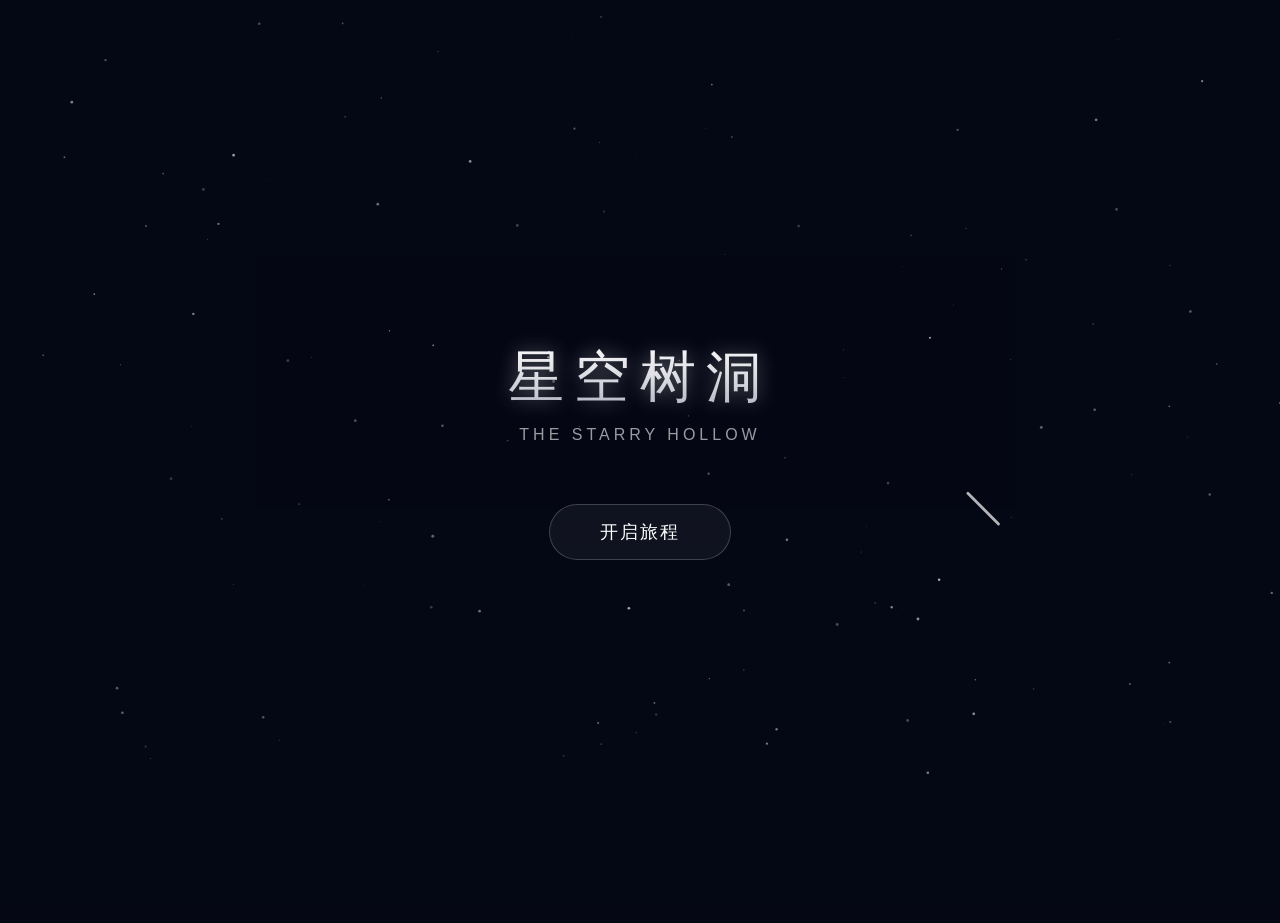
<file: 树洞.html>
<!DOCTYPE html>
<html lang="zh-CN">
<head>
    <meta charset="UTF-8">
    <meta name="viewport" content="width=device-width, initial-scale=1.0, maximum-scale=1.0, user-scalable=no">
    <title>星空树洞 | The Starry Hollow</title>
    <style>
        * {
            margin: 0;
            padding: 0;
            box-sizing: border-box;
            outline: none;
            -webkit-tap-highlight-color: transparent;
            user-select: none;
        }

        body {
            background-color: #050714;
            overflow: hidden;
            font-family: -apple-system, BlinkMacSystemFont, 'Segoe UI', Roboto, Helvetica, Arial, sans-serif;
            color: white;
            height: 100vh;
            width: 100vw;
            cursor: default;
        }

        #skyCanvas {
            position: absolute;
            top: 0;
            left: 0;
            width: 100%;
            height: 100%;
            z-index: 1;
        }

        /* --- 视图容器 --- */
        .view-section {
            position: absolute;
            top: 0;
            left: 0;
            width: 100%;
            height: 100%;
            z-index: 10;
            transition: opacity 1.5s cubic-bezier(0.22, 1, 0.36, 1), transform 1.5s cubic-bezier(0.22, 1, 0.36, 1);
        }

        .view-section.hidden {
            opacity: 0;
            pointer-events: none;
            transform: scale(1.05);
        }

        .view-section.hidden * {
            pointer-events: none !important;
        }

        /* --- 首页 (Landing View) --- */
        #landing-view {
            display: flex;
            flex-direction: column;
            justify-content: center;
            align-items: center;
            text-align: center;
            background: rgba(5, 7, 20, 0.3);
            z-index: 15;
        }

        .landing-title {
            font-size: 3.5rem;
            font-weight: 200;
            letter-spacing: 10px;
            margin-bottom: 10px;
            text-shadow: 0 0 20px rgba(255,255,255,0.4);
            background: linear-gradient(to bottom, #fff, #aab);
            -webkit-background-clip: text;
            -webkit-text-fill-color: transparent;
            animation: fadeInDown 1.5s ease-out;
        }

        .landing-subtitle {
            font-size: 1rem;
            color: rgba(255,255,255,0.6);
            letter-spacing: 4px;
            margin-bottom: 60px;
            font-weight: 300;
            text-transform: uppercase;
            animation: fadeInUp 1.5s ease-out 0.3s backwards;
        }

        .btn-enter {
            padding: 15px 50px;
            background: rgba(255,255,255,0.05);
            border: 1px solid rgba(255,255,255,0.2);
            border-radius: 50px;
            color: white;
            font-size: 1.1rem;
            letter-spacing: 2px;
            cursor: pointer;
            backdrop-filter: blur(10px);
            transition: all 0.5s ease;
            position: relative;
            overflow: hidden;
            animation: fadeIn 2s ease-out 1s backwards;
            z-index: 100;
            pointer-events: auto !important;
        }

        .btn-enter::before {
            content: '';
            position: absolute;
            top: 50%; left: 50%;
            width: 100%; height: 100%;
            background: radial-gradient(circle, rgba(255,255,255,0.3) 0%, transparent 60%);
            transform: translate(-50%, -50%) scale(0);
            transition: transform 0.5s;
            border-radius: 50%;
        }

        .btn-enter:hover {
            background: rgba(255,255,255,0.15);
            border-color: rgba(255,255,255,0.5);
            box-shadow: 0 0 30px rgba(255,255,255,0.2);
            transform: translateY(-2px);
        }
        .btn-enter:hover::before { transform: translate(-50%, -50%) scale(2); }

        /* --- 主界面 (App View) --- */
        #app-view {
            z-index: 12;
            pointer-events: none; /* 让点击穿透到底层Canvas */
        }

        #ui-layer {
            position: absolute;
            top: 0; left: 0; width: 100%; height: 100%;
            pointer-events: none;
            z-index: 50;
        }

        #sound-toggle {
            position: absolute;
            top: 20px; right: 20px;
            width: 40px; height: 40px;
            border-radius: 50%;
            background: rgba(255,255,255,0.1);
            backdrop-filter: blur(10px);
            border: 1px solid rgba(255,255,255,0.2);
            display: flex;
            justify-content: center; align-items: center;
            cursor: pointer;
            pointer-events: auto;
            transition: all 0.3s;
            color: rgba(255,255,255,0.8);
        }
        #sound-toggle:hover { background: rgba(255,255,255,0.25); transform: scale(1.1); }
        #sound-toggle.muted::after {
            content: ''; position: absolute; width: 2px; height: 20px;
            background: white; transform: rotate(45deg);
        }

        /* --- 输入区域 (重构版) --- */
        #input-container {
            position: absolute;
            bottom: 40px; /* 默认靠下 */
            left: 50%;
            transform: translateX(-50%);
            width: 90%; max-width: 420px;
            pointer-events: auto;
            display: flex; flex-direction: column; align-items: center;
            transition: all 0.6s cubic-bezier(0.2, 0.8, 0.2, 1);
            z-index: 20;
        }

        /* 展开时的状态：往上提一点，留出空间给心情面板 */
        #input-container.expanded {
            bottom: 80px;
        }

        body.sending #input-container {
            opacity: 0; transform: translate(-50%, 50px); pointer-events: none;
        }

        /* 心情面板区域：默认折叠 */
        #mood-section {
            width: 100%;
            display: flex;
            flex-direction: column;
            align-items: center;
            opacity: 0;
            max-height: 0;
            transform: translateY(20px);
            overflow: hidden;
            transition: all 0.5s cubic-bezier(0.2, 0.8, 0.2, 1);
            margin-bottom: 0;
        }

        /* 展开时显示心情面板 */
        #input-container.expanded #mood-section {
            opacity: 1;
            max-height: 350px; /* 足够容纳光球和滑块的高度 */
            transform: translateY(0);
            margin-bottom: 20px;
        }

        .mood-visualizer {
            position: relative; width: 200px; height: 200px;
            display: flex; justify-content: center; align-items: center;
            pointer-events: none;
        }
        #moodCanvas {
            width: 100%; height: 100%;
            filter: blur(12px) contrast(1.2);
            transition: filter 0.3s; opacity: 0.9;
        }
        .mood-label {
            font-size: 15px; font-weight: 500; margin-bottom: 15px; margin-top: -10px;
            text-align: center; letter-spacing: 2px; text-transform: uppercase;
            text-shadow: 0 0 15px rgba(255,255,255,0.3); height: 20px;
            color: rgba(255,255,255,0.9); z-index: 2;
        }

        .slider-container {
            width: 100%; padding: 0 15px;
            position: relative; height: 40px; display: flex; align-items: center;
        }
        .slider-track-bg {
            position: absolute; left: 15px; right: 15px; height: 4px; border-radius: 2px;
            background: linear-gradient(to right, #4a0e4e, #5a7cfa, #52d681, #ff9f43, #fbc531);
            opacity: 0.3; pointer-events: none;
        }
        input[type=range] {
            -webkit-appearance: none; width: 100%; background: transparent;
            cursor: pointer; position: relative; z-index: 2; margin: 0;
        }
        input[type=range]:focus { outline: none; }
        input[type=range]::-webkit-slider-runnable-track {
            width: 100%; height: 40px; background: transparent; border-radius: 20px;
        }
        input[type=range]::-webkit-slider-thumb {
            -webkit-appearance: none; height: 24px; width: 24px;
            border-radius: 50%; background: #ffffff; cursor: pointer;
            margin-top: 8px;
            box-shadow: 0 0 15px rgba(255, 255, 255, 0.8), 0 0 0 4px rgba(255,255,255,0.1);
            transition: transform 0.2s, box-shadow 0.2s;
        }

        .input-wrapper {
            width: 100%; background: rgba(255, 255, 255, 0.08);
            backdrop-filter: blur(20px); -webkit-backdrop-filter: blur(20px);
            border: 1px solid rgba(255, 255, 255, 0.15); border-radius: 35px;
            padding: 6px; display: flex;
            box-shadow: 0 10px 40px rgba(0, 0, 0, 0.2);
            transition: all 0.3s ease;
        }

        /* 激活状态下输入框更亮一点 */
        #input-container.expanded .input-wrapper {
            background: rgba(255, 255, 255, 0.15);
            box-shadow: 0 20px 60px rgba(0, 0, 0, 0.4);
            border-color: rgba(255, 255, 255, 0.3);
        }

        #wish-input {
            flex: 1; background: transparent; border: none; padding: 15px 25px;
            color: white; font-size: 16px; font-weight: 400;
        }
        #wish-input::placeholder { color: rgba(255, 255, 255, 0.5); transition: color 0.3s;}
        #input-container.expanded #wish-input::placeholder { color: rgba(255, 255, 255, 0.3); }

        #send-btn {
            background: rgba(255,255,255,0.1); border: none; border-radius: 50%;
            width: 50px; height: 50px; display: flex;
            justify-content: center; align-items: center; cursor: pointer;
            transition: all 0.4s; margin-left: 5px; opacity: 0.6;
        }
        /* 只有展开且输入内容时，发送按钮才完全高亮，这里用JS控制或简化为hover */
        #input-container.expanded #send-btn { opacity: 1; background: rgba(255,255,255,0.2); }
        #send-btn:hover { transform: scale(1.1); background: rgba(255,255,255,0.3) !important; }
        #send-btn svg { width: 22px; height: 22px; fill: white; transform: translateX(2px); }

        /* --- Modal & Overlays --- */
        #star-modal {
            position: fixed; top: 50%; left: 50%;
            transform: translate(-50%, -50%) scale(0.95);
            width: 85%; max-width: 380px;
            background: rgba(20, 20, 35, 0.85);
            backdrop-filter: blur(30px); -webkit-backdrop-filter: blur(30px);
            border: 1px solid rgba(255, 255, 255, 0.15); border-radius: 32px;
            padding: 35px 30px; text-align: center;
            box-shadow: 0 30px 60px rgba(0,0,0,0.6); z-index: 1000;
            opacity: 0; pointer-events: none;
            transition: all 0.4s cubic-bezier(0.16, 1, 0.3, 1);
        }
        #star-modal.active { opacity: 1; transform: translate(-50%, -50%) scale(1); pointer-events: auto; }

        .modal-mood-orb { width: 60px; height: 60px; border-radius: 50%; margin: 0 auto 20px auto; box-shadow: 0 0 30px currentColor; }
        .modal-content-text { font-size: 1.15rem; line-height: 1.6; margin-bottom: 25px; color: rgba(255,255,255,0.95); word-wrap: break-word; max-height: 250px; overflow-y: auto; font-weight: 300; }
        .modal-time { font-size: 0.85rem; color: rgba(255, 255, 255, 0.5); margin-bottom: 30px; font-weight: 500; letter-spacing: 0.5px; }
        .modal-actions { display: flex; gap: 12px; justify-content: center; }
        .btn-modal { padding: 12px 28px; border-radius: 25px; font-size: 15px; cursor: pointer; transition: 0.2s; border: none; font-weight: 500; }
        .btn-close { background: rgba(255,255,255,0.1); color: white; border: 1px solid rgba(255,255,255,0.1); }
        .btn-close:hover { background: rgba(255,255,255,0.2); }
        .btn-release { background: rgba(255, 80, 80, 0.1); color: #ff9999; border: 1px solid rgba(255, 80, 80, 0.2); }
        .btn-release:hover { background: rgba(255, 80, 80, 0.2); color: #ffcccc; }

        #overlay {
            position: fixed; top: 0; left: 0; width: 100%; height: 100%;
            background: rgba(0, 0, 0, 0.5); backdrop-filter: blur(3px);
            z-index: 999; opacity: 0; pointer-events: none; transition: opacity 0.5s;
        }
        #overlay.active { opacity: 1; pointer-events: auto; }

        #toast {
            position: fixed; top: 15%; left: 50%; transform: translateX(-50%) translateY(-20px);
            background: rgba(255,255,255,0.95); color: #222; padding: 12px 30px;
            border-radius: 50px; box-shadow: 0 10px 30px rgba(0,0,0,0.3);
            font-size: 15px; font-weight: 600; opacity: 0; pointer-events: none;
            transition: 0.5s cubic-bezier(0.19, 1, 0.22, 1); z-index: 2000; white-space: nowrap;
        }
        #toast.show { opacity: 1; transform: translateX(-50%) translateY(0); }

        #success-msg {
            position: absolute; top: 40%; left: 50%; transform: translate(-50%, -50%);
            font-size: 24px; color: #fff; text-shadow: 0 0 10px rgba(255,255,255,0.8);
            opacity: 0; pointer-events: none; z-index: 100; font-weight: 300; letter-spacing: 5px;
        }
        .fade-in-out { animation: fadeInOut 3.5s forwards; }
        @keyframes fadeInOut {
            0% { opacity: 0; transform: translate(-50%, -40%); }
            20% { opacity: 1; transform: translate(-50%, -50%); }
            80% { opacity: 1; transform: translate(-50%, -50%); }
            100% { opacity: 0; transform: translate(-50%, -60%); }
        }

        @keyframes fadeInDown { from { opacity: 0; transform: translateY(-30px); } to { opacity: 1; transform: translateY(0); } }
        @keyframes fadeInUp { from { opacity: 0; transform: translateY(30px); } to { opacity: 1; transform: translateY(0); } }
        @keyframes fadeIn { from { opacity: 0; } to { opacity: 1; } }
    </style>
</head>
<body>
    <canvas id="skyCanvas"></canvas>

    <section id="landing-view" class="view-section">
        <h1 class="landing-title">星空树洞</h1>
        <div class="landing-subtitle">The Starry Hollow</div>
        <button class="btn-enter" id="enter-btn">开启旅程</button>
    </section>

    <section id="app-view" class="view-section hidden">
        <div id="ui-layer">
            <div id="sound-toggle" class="" title="开启/关闭声音">
                <svg viewBox="0 0 24 24" width="20" height="20" fill="currentColor">
                    <path d="M12 4L7 9H3v6h4l5 5V4zM16.5 12c0-1.77-1.02-3.29-2.5-4.03v8.05c1.48-.73 2.5-2.25 2.5-4.02zM14 3.23v2.06c2.89.86 5 3.54 5 6.71s-2.11 5.85-5 6.71v2.06c4.01-.91 7-4.49 7-8.77s-2.99-7.86-7-8.77z"/>
                </svg>
            </div>
        </div>

        <div id="input-container">
            <!-- 心情部分被包裹，默认隐藏 -->
            <div id="mood-section">
                <div class="mood-visualizer">
                    <canvas id="moodCanvas" width="200" height="200"></canvas>
                </div>
                <div class="mood-label" id="mood-label">平静</div>
                <div class="slider-container">
                    <div class="slider-track-bg"></div>
                    <input type="range" id="mood-slider" min="0" max="100" value="50" step="1">
                </div>
            </div>

            <div class="input-wrapper">
                <input type="text" id="wish-input" placeholder="写下你的心事..." maxlength="50" autocomplete="off">
                <button id="send-btn">
                    <svg viewBox="0 0 24 24">
                        <path d="M2.01 21L23 12 2.01 3 2 10l15 2-15 2z"></path>
                    </svg>
                </button>
            </div>
        </div>
    </section>

    <div id="toast"></div>
    <div id="success-msg">已化作星辰</div>
    <div id="overlay"></div>
    <div id="star-modal">
        <div class="modal-mood-orb" id="modal-orb"></div>
        <div class="modal-content-text" id="modal-text"></div>
        <div class="modal-time" id="modal-time"></div>
        <div class="modal-actions">
            <button class="btn-modal btn-close" id="modal-close">关闭</button>
            <button class="btn-modal btn-release" id="modal-release">让它随风去</button>
        </div>
    </div>

    <script>
        // --- 1. DOM 元素获取 ---
        const skyCanvas = document.getElementById('skyCanvas');
        const ctx = skyCanvas.getContext('2d');
        const moodCanvas = document.getElementById('moodCanvas');
        const mCtx = moodCanvas.getContext('2d');

        const landingView = document.getElementById('landing-view');
        const appView = document.getElementById('app-view');
        const enterBtn = document.getElementById('enter-btn');

        const soundToggle = document.getElementById('sound-toggle');
        const slider = document.getElementById('mood-slider');
        const moodLabel = document.getElementById('mood-label');
        const sendBtn = document.getElementById('send-btn');
        const wishInput = document.getElementById('wish-input');
        const inputContainer = document.getElementById('input-container');

        const toast = document.getElementById('toast');
        const successMsg = document.getElementById('success-msg');
        const starModal = document.getElementById('star-modal');
        const modalText = document.getElementById('modal-text');
        const modalTime = document.getElementById('modal-time');
        const modalOrb = document.getElementById('modal-orb');
        const modalReleaseBtn = document.getElementById('modal-release');
        const modalCloseBtn = document.getElementById('modal-close');
        const overlay = document.getElementById('overlay');

        // --- 2. 全局配置与状态 ---
        const STORAGE_KEY = 'starry_hollow_v4'; // 保持 key 不变，尝试读取
        const quotes = [
            "万物皆有裂痕，那是光照进来的地方。",
            "你被安稳地爱着呢，要有做任何事的勇气。",
            "月亮不属于任何人，但此刻月光属于你。",
            "别慌，月亮也正在大海某处迷茫。",
            "生活原本沉闷，但跑起来就有风。",
            "每一个不曾起舞的日子，都是对生命的辜负。"
        ];

        let width, height;
        let particles = [];
        let stars = [];
        let shootingStars = [];
        let flashes = [];
        let currentOpenStar = null;
        let mouseX = 0, mouseY = 0;
        let time = 0;
        let currentMoodState = null;
        let canvasIsHovering = false;

        const moodConfig = {
            stops: [
                { val: 0, color: '#4a0e4e', label: '非常不愉快', turbulence: 1.5, speed: 0.04 },
                { val: 25, color: '#5a7cfa', label: '不愉快', turbulence: 1.0, speed: 0.03 },
                { val: 50, color: '#52d681', label: '平静', turbulence: 0.3, speed: 0.015 },
                { val: 75, color: '#ff9f43', label: '愉快', turbulence: 0.15, speed: 0.02 },
                { val: 100, color: '#fbc531', label: '非常愉快', turbulence: 0.05, speed: 0.025 }
            ]
        };

        // --- 3. 辅助函数 ---
        function lerpColor(a, b, amount) {
            const ah = parseInt(a.replace(/#/g, ''), 16),
                ar = ah >> 16, ag = ah >> 8 & 0xff, ab = ah & 0xff,
                bh = parseInt(b.replace(/#/g, ''), 16),
                br = bh >> 16, bg = bh >> 8 & 0xff, bb = bh & 0xff,
                rr = ar + amount * (br - ar),
                rg = ag + amount * (bg - ag),
                rb = ab + amount * (bb - ab);
            return '#' + ((1 << 24) + (rr << 16) + (rg << 8) + rb | 0).toString(16).slice(1);
        }

        function getMoodState(val) {
            let lower = moodConfig.stops[0];
            let upper = moodConfig.stops[moodConfig.stops.length - 1];
            for (let i = 0; i < moodConfig.stops.length - 1; i++) {
                if (val >= moodConfig.stops[i].val && val <= moodConfig.stops[i+1].val) {
                    lower = moodConfig.stops[i]; upper = moodConfig.stops[i+1]; break;
                }
            }
            const pct = (val - lower.val) / (upper.val - lower.val);
            return {
                color: lerpColor(lower.color, upper.color, pct),
                label: pct < 0.5 ? lower.label : upper.label,
                turbulence: lower.turbulence + (upper.turbulence - lower.turbulence) * pct,
                speed: lower.speed + (upper.speed - lower.speed) * pct,
                val: val
            };
        }

        // --- 4. 音频类 ---
        class AudioController {
            constructor() {
                this.ctx = null;
                this.isMuted = false;
                this.windNode = null;
            }
            init() {
                try {
                    if (!this.ctx) {
                        this.ctx = new (window.AudioContext || window.webkitAudioContext)();
                        this.createWindSound();
                    }
                    if (this.ctx.state === 'suspended') { this.ctx.resume(); }
                    if (!this.isMuted && this.windGain) { this.windGain.gain.setTargetAtTime(0.02, this.ctx.currentTime, 2); }
                } catch(e) { console.error("Audio Error:", e); }
            }
            toggleMute() {
                if (!this.ctx) this.init();
                this.isMuted = !this.isMuted;
                if (!this.isMuted && this.windGain) {
                    this.windGain.gain.setTargetAtTime(0.02, this.ctx.currentTime, 2);
                } else if (this.windGain) {
                    this.windGain.gain.setTargetAtTime(0, this.ctx.currentTime, 0.5);
                }
                return this.isMuted;
            }
            createWindSound() {
                if(!this.ctx) return;
                const bufferSize = 2 * this.ctx.sampleRate;
                const buffer = this.ctx.createBuffer(1, bufferSize, this.ctx.sampleRate);
                const data = buffer.getChannelData(0);
                for (let i = 0; i < bufferSize; i++) data[i] = Math.random() * 2 - 1;
                const noise = this.ctx.createBufferSource();
                noise.buffer = buffer; noise.loop = true;
                const filter = this.ctx.createBiquadFilter();
                filter.type = 'lowpass'; filter.frequency.value = 300;
                this.windGain = this.ctx.createGain();
                this.windGain.gain.value = 0;
                noise.connect(filter); filter.connect(this.windGain);
                this.windGain.connect(this.ctx.destination);
                noise.start(); this.windNode = noise;
            }
            playSend() {
                if (this.isMuted || !this.ctx) return;
                const osc = this.ctx.createOscillator(); const gain = this.ctx.createGain();
                osc.frequency.setValueAtTime(150, this.ctx.currentTime);
                osc.frequency.exponentialRampToValueAtTime(600, this.ctx.currentTime + 0.4);
                gain.gain.setValueAtTime(0.1, this.ctx.currentTime);
                gain.gain.exponentialRampToValueAtTime(0.01, this.ctx.currentTime + 0.4);
                osc.connect(gain); gain.connect(this.ctx.destination);
                osc.start(); osc.stop(this.ctx.currentTime + 0.5);
            }
            playMoodChime(moodVal) {
                if (this.isMuted || !this.ctx) return;
                const t = this.ctx.currentTime;
                const isHappy = moodVal > 60; const isSad = moodVal < 40;
                const baseFreq = 220 + (moodVal / 100) * 440;
                let freqs = [baseFreq];
                if (isSad) freqs.push(baseFreq * 1.2);
                else if (isHappy) { freqs.push(baseFreq * 1.25); freqs.push(baseFreq * 1.5); }
                else freqs.push(baseFreq * 2);
                freqs.forEach((f, i) => {
                    const osc = this.ctx.createOscillator(); const gain = this.ctx.createGain();
                    osc.type = isSad ? 'triangle' : 'sine'; osc.frequency.value = f;
                    const attack = isSad ? 0.1 : 0.02; const decay = isSad ? 2.0 : 1.2;
                    gain.gain.setValueAtTime(0, t);
                    gain.gain.linearRampToValueAtTime(0.05 / freqs.length, t + attack + (i*0.05));
                    gain.gain.exponentialRampToValueAtTime(0.001, t + attack + decay);
                    osc.connect(gain); gain.connect(this.ctx.destination);
                    osc.start(t); osc.stop(t + attack + decay + 0.1);
                });
            }
            playShatter() {
                if (this.isMuted || !this.ctx) return;
                const count = 6;
                for(let i=0; i<count; i++) {
                    setTimeout(() => {
                        const osc = this.ctx.createOscillator(); const gain = this.ctx.createGain();
                        osc.frequency.value = 100 + Math.random() * 800;
                        gain.gain.value = 0.05;
                        gain.gain.exponentialRampToValueAtTime(0.001, this.ctx.currentTime + 0.1);
                        osc.connect(gain); gain.connect(this.ctx.destination);
                        osc.start(); osc.stop(this.ctx.currentTime + 0.15);
                    }, i * 40);
                }
            }
        }

        // --- 5. 实体类定义 ---
        class Star {
            constructor(x, y, size, isUserCreated, content, timestamp, colorHex, moodVal) {
                this.x = x || Math.random() * width;
                this.y = y || Math.random() * height * 0.85;
                this.originX = this.x; this.originY = this.y;
                this.size = size || Math.random() * 1.5;
                this.isUserCreated = isUserCreated;
                this.content = content || ""; this.timestamp = timestamp || "";
                this.color = colorHex || '#fff'; this.moodVal = moodVal;
                this.baseAlpha = Math.random() * 0.5 + 0.3; this.alpha = this.baseAlpha;
                this.twinkleSpeed = Math.random() * 0.02 + 0.005; this.twinkleDir = 1;
                this.depth = this.size * 0.02;
                if (isUserCreated) {
                    this.size = Math.random() * 2 + 3.5;
                    this.baseAlpha = 0.9; this.depth = 0.05;
                }
            }
            update() {
                this.alpha += this.twinkleSpeed * this.twinkleDir;
                if (this.alpha > this.baseAlpha + 0.2 || this.alpha < this.baseAlpha - 0.2) this.twinkleDir *= -1;
                const offsetX = (mouseX - width/2) * -this.depth;
                const offsetY = (mouseY - height/2) * -this.depth;
                this.x = this.originX + offsetX; this.y = this.originY + offsetY;
            }
            draw() {
                ctx.beginPath();
                ctx.arc(this.x, this.y, this.size, 0, Math.PI * 2);

                if (this.isUserCreated) {
                    const dx = mouseX - this.x;
                    const dy = mouseY - this.y;
                    const dist = Math.sqrt(dx*dx + dy*dy);
                    const isHovering = dist < this.size + 20;

                    if (isHovering) {
                        canvasIsHovering = true;
                        ctx.globalAlpha = 1;
                        ctx.shadowBlur = 30; ctx.shadowColor = this.color;
                        ctx.fillStyle = this.color; ctx.fill();
                        ctx.strokeStyle = 'rgba(255,255,255,0.8)';
                        ctx.lineWidth = 1.5; ctx.stroke();
                    } else {
                        ctx.globalAlpha = Math.max(0, Math.min(1, this.alpha));
                        ctx.shadowBlur = 15; ctx.shadowColor = this.color;
                        ctx.fillStyle = this.color; ctx.fill();
                    }
                    ctx.shadowBlur = 0;
                } else {
                    ctx.globalAlpha = Math.max(0, Math.min(1, this.alpha));
                    ctx.fillStyle = this.color; ctx.fill();
                }
                ctx.globalAlpha = 1;
            }
        }

        class ShootingStar {
            constructor() { this.reset(); }
            reset() {
                this.x = Math.random() * width; this.y = Math.random() * height * 0.5;
                this.length = Math.random() * 80 + 10; this.speed = Math.random() * 2 + 3;
                this.size = Math.random() * 2 + 1; this.angle = Math.PI / 4;
                this.active = true; this.opacity = 0; this.wait = Math.random() * 800;
            }
            update() {
                if (this.wait > 0) { this.wait--; return; }
                if (this.x > width || this.y > height) { this.active = false; } else { this.opacity = 1; }
                this.x += this.speed * Math.cos(this.angle);
                this.y += this.speed * Math.sin(this.angle);
            }
            draw() {
                if (!this.active || this.wait > 0) return;
                ctx.save(); ctx.strokeStyle = 'rgba(255, 255, 255, ' + this.opacity + ')';
                ctx.lineWidth = this.size; ctx.lineCap = 'round'; ctx.beginPath();
                ctx.moveTo(this.x, this.y);
                ctx.lineTo(this.x - this.length * Math.cos(this.angle), this.y - this.length * Math.sin(this.angle));
                ctx.stroke(); ctx.restore();
            }
            checkHit(mx, my) {
                if (!this.active || this.wait > 0) return false;
                const d = Math.sqrt((mx - this.x)**2 + (my - this.y)**2);
                return d < 80;
            }
        }

        class Particle {
            constructor(x, y, targetX, targetY, color, isExplosion = false) {
                this.x = x; this.y = y; this.targetX = targetX; this.targetY = targetY;
                this.color = color; this.isExplosion = isExplosion;
                if (isExplosion) {
                    const angle = Math.random() * Math.PI * 2; const speed = Math.random() * 5;
                    this.vx = Math.cos(angle) * speed; this.vy = Math.sin(angle) * speed;
                    this.life = 1.0; this.size = Math.random() * 3 + 2;
                } else {
                    this.size = Math.random() * 3 + 1; this.arrived = false;
                    this.wobble = Math.random() * Math.PI * 2;
                }
            }
            update() {
                if (this.isExplosion) {
                    this.x += this.vx; this.y += this.vy; this.life -= 0.02; this.size *= 0.95;
                } else {
                    const dx = this.targetX - this.x; const dy = this.targetY - this.y;
                    const dist = Math.sqrt(dx*dx + dy*dy);
                    if (dist < 10) { this.arrived = true; return; }
                    this.x += dx * 0.05; this.y += dy * 0.05;
                    this.x += Math.sin(this.wobble) * 2; this.wobble += 0.1; this.size *= 0.99;
                }
            }
            draw() {
                ctx.fillStyle = this.color; ctx.globalAlpha = this.isExplosion ? this.life : 1;
                ctx.beginPath(); ctx.arc(this.x, this.y, this.size, 0, Math.PI * 2); ctx.fill(); ctx.globalAlpha = 1;
            }
        }

        // --- 6. 核心逻辑函数 ---
        const audio = new AudioController();

        function resize() {
            width = window.innerWidth; height = window.innerHeight;
            skyCanvas.width = width; skyCanvas.height = height;
        }

        function initGame() {
            for(let i=0; i<150; i++) stars.push(new Star());
            const saved = localStorage.getItem(STORAGE_KEY);
            if(saved) {
                try {
                    const parsed = JSON.parse(saved);
                    parsed.forEach(s => {
                        // 优化加载逻辑：放宽过滤条件，并把跑偏的星星拉回来
                        if (s.x !== undefined && s.y !== undefined) {
                            // 如果坐标超出当前屏幕太多，将其重置到随机可见位置
                            let finalX = s.x;
                            let finalY = s.y;
                            if (finalX > width || finalX < 0) finalX = Math.random() * width * 0.8 + width * 0.1;
                            if (finalY > height * 0.9 || finalY < 0) finalY = Math.random() * height * 0.6; // 稍微靠上一点

                            stars.push(new Star(finalX, finalY, s.size, true, s.content, s.timestamp, s.color, s.moodVal));
                        }
                    });
                } catch(e) { console.warn("Load error", e); }
            }
            shootingStars.push(new ShootingStar());
        }

        function updateMoodUI() {
            const val = parseInt(slider.value);
            currentMoodState = getMoodState(val);
            moodLabel.innerText = currentMoodState.label;
            moodLabel.style.color = currentMoodState.color;
            sendBtn.style.background = currentMoodState.color + '40';
            sendBtn.style.boxShadow = `0 0 20px ${currentMoodState.color}60`;
        }

        function drawMoodShape() {
            mCtx.clearRect(0, 0, 220, 220);
            const cx = 100, cy = 100; // 调整中心点适应200x200
            const baseRadius = 55 + (currentMoodState.val / 100) * 15;
            mCtx.fillStyle = currentMoodState.color;
            mCtx.beginPath();
            const points = 100;
            for (let i = 0; i <= points; i++) {
                const angle = (Math.PI * 2 * i) / points;
                const noise1 = Math.sin(angle * 3 + time * currentMoodState.speed) * (10 * currentMoodState.turbulence);
                const noise2 = Math.cos(angle * 5 - time * currentMoodState.speed * 1.5) * (5 * currentMoodState.turbulence);
                const breathing = Math.sin(time * 0.02) * 5;
                const r = baseRadius + noise1 + noise2 + breathing;
                const x = cx + Math.cos(angle) * r;
                const y = cy + Math.sin(angle) * r;
                if (i === 0) mCtx.moveTo(x, y); else mCtx.lineTo(x, y);
            }
            mCtx.closePath(); mCtx.fill();
            time++; requestAnimationFrame(drawMoodShape);
        }

        function toggleInputExpand(expand) {
            if (expand) {
                inputContainer.classList.add('expanded');
            } else {
                inputContainer.classList.remove('expanded');
                wishInput.blur(); // 移除焦点
            }
        }

        function sendWish() {
            const text = wishInput.value.trim();
            if (!text) return;
            audio.playSend();
            document.body.classList.add('sending');
            wishInput.blur();

            // 立即收起心情面板
            toggleInputExpand(false);

            const targetX = width * 0.1 + Math.random() * width * 0.8;
            const targetY = Math.random() * height * 0.5;
            const startX = width/2; const startY = height - 100;
            const count = Math.min(80, Math.max(20, text.length * 4));
            for(let i=0; i<count; i++) {
                setTimeout(() => {
                    particles.push(new Particle(startX + (Math.random()-0.5)*100, startY, targetX, targetY, currentMoodState.color));
                }, i * 8);
            }
            setTimeout(() => {
                createStar(targetX, targetY, text);
                resetInput();
            }, 1500);
        }

        function createStar(x, y, text) {
            audio.playMoodChime(currentMoodState.val);
            flashes.push({x, y, r:1, a:1});
            const now = new Date();
            const ts = now.toLocaleString('zh-CN', { month:'2-digit', day:'2-digit', hour:'2-digit', minute:'2-digit' });
            stars.push(new Star(x, y, null, true, text, ts, currentMoodState.color, currentMoodState.val));
            saveData();
            successMsg.classList.add('fade-in-out');
            setTimeout(() => successMsg.classList.remove('fade-in-out'), 3500);
        }

        function resetInput() {
            wishInput.value = '';
            document.body.classList.remove('sending');
            // 确保是收起状态
            inputContainer.classList.remove('expanded');
        }

        function saveData() {
            const data = stars.filter(s => s.isUserCreated).map(s => ({
                x: s.originX, y: s.originY, size: s.size, content: s.content, timestamp: s.timestamp, color: s.color, moodVal: s.moodVal
            }));
            localStorage.setItem(STORAGE_KEY, JSON.stringify(data));
        }

        function releaseStar() {
            if (!currentOpenStar) return;
            const targetStar = currentOpenStar;
            const { x, y, color } = targetStar;
            audio.playShatter();
            closeModal();
            for(let i=0; i<30; i++) particles.push(new Particle(x, y, 0, 0, color, true));
            stars = stars.filter(s => s !== targetStar);
            saveData();
        }

        function handleInteraction(mx, my) {
            // 点击画布时，如果输入框是展开的，先收起输入框，不处理星星点击
            if (inputContainer.classList.contains('expanded')) {
                toggleInputExpand(false);
                return;
            }

            if (landingView.style.display !== 'none') return;
            if (starModal.classList.contains('active')) { closeModal(); return; }

            const hitMeteor = shootingStars.find(s => s.checkHit(mx, my));
            if (hitMeteor) {
                hitMeteor.active = false; showToast(quotes[Math.floor(Math.random() * quotes.length)]);
                audio.playMoodChime(80); return;
            }

            for(let i=stars.length-1; i>=0; i--) {
                const s = stars[i];
                if(s.isUserCreated) {
                    const dist = Math.sqrt((s.x - mx)**2 + (s.y - my)**2);
                    if(dist < s.size + 20) { openStar(s); break; }
                }
            }
        }

        function openStar(star) {
            currentOpenStar = star;
            modalText.innerText = star.content; modalTime.innerText = star.timestamp;
            modalOrb.style.backgroundColor = star.color; modalOrb.style.boxShadow = `0 0 30px ${star.color}`;
            starModal.classList.add('active'); overlay.classList.add('active');
            if (star.moodVal !== undefined) audio.playMoodChime(star.moodVal); else audio.playSend();
        }

        function closeModal() {
            starModal.classList.remove('active'); overlay.classList.remove('active'); currentOpenStar = null;
        }

        function showToast(msg) {
            toast.innerText = "✨ " + msg; toast.classList.add('show');
            setTimeout(() => toast.classList.remove('show'), 3000);
        }

        function animate() {
            canvasIsHovering = false;
            ctx.fillStyle = '#050714'; ctx.fillRect(0, 0, width, height);
            stars.forEach(s => { s.update(); s.draw(); });
            if(Math.random() < 0.005 && shootingStars.filter(s=>s.active).length < 2) shootingStars.push(new ShootingStar());
            shootingStars.forEach(s => { s.update(); s.draw(); });
            shootingStars = shootingStars.filter(s => s.active || s.wait > 0);
            for(let i=particles.length-1; i>=0; i--) {
                let p = particles[i]; p.update(); p.draw();
                if((p.arrived && !p.isExplosion) || (p.isExplosion && p.life <= 0)) particles.splice(i, 1);
            }
            for(let i=flashes.length-1; i>=0; i--) {
                let f = flashes[i]; f.r += 2; f.a -= 0.05;
                ctx.save(); ctx.beginPath(); ctx.arc(f.x, f.y, f.r, 0, Math.PI*2);
                ctx.fillStyle = `rgba(255,255,255,${f.a})`; ctx.shadowBlur = 20; ctx.shadowColor = 'white'; ctx.fill(); ctx.restore();
                if(f.a <= 0) flashes.splice(i, 1);
            }
            if (skyCanvas) { skyCanvas.style.cursor = canvasIsHovering ? 'pointer' : 'default'; }
            requestAnimationFrame(animate);
        }

        // --- 7. 事件绑定 ---
        window.addEventListener('resize', resize);
        window.addEventListener('mousemove', e => { mouseX = e.clientX; mouseY = e.clientY; });
        window.addEventListener('touchmove', e => { mouseX = e.touches[0].clientX; mouseY = e.touches[0].clientY; });

        enterBtn.addEventListener('click', () => {
            audio.init();
            landingView.classList.add('hidden');
            setTimeout(() => {
                landingView.style.display = 'none';
                appView.classList.remove('hidden');
            }, 500);
        });

        slider.addEventListener('input', updateMoodUI);
        soundToggle.addEventListener('click', () => {
            const isMuted = audio.toggleMute();
            soundToggle.classList.toggle('muted', isMuted);
        });

        modalCloseBtn.addEventListener('click', closeModal);
        modalReleaseBtn.addEventListener('click', releaseStar);
        overlay.addEventListener('click', closeModal);

        sendBtn.addEventListener('click', sendWish);
        wishInput.addEventListener('keypress', e => e.key==='Enter' && sendWish());

        // 新增交互：点击输入框展开心情面板
        wishInput.addEventListener('focus', () => toggleInputExpand(true));

        skyCanvas.addEventListener('mousedown', e => handleInteraction(e.clientX, e.clientY));
        skyCanvas.addEventListener('touchstart', e => handleInteraction(e.touches[0].clientX, e.touches[0].clientY));

        // --- 8. 启动 ---
        resize();
        initGame();
        updateMoodUI();
        drawMoodShape();
        animate();

    </script>
</body>
</html>
</file>
<file: style.css>
/* ===== 基础样式 ===== */
* {
  margin: 0;
  padding: 0;
  box-sizing: border-box;
}

:root {
  --primary-gradient: linear-gradient(135deg, #667eea 0%, #764ba2 100%);
  --secondary-gradient: linear-gradient(135deg, #f093fb 0%, #f5576c 100%);
  --success-gradient: linear-gradient(135deg, #4facfe 0%, #00f2fe 100%);
  --card-bg: #ffffff;
  --bg-color: #f5f7fa;
  --text-primary: #1a202c;
  --text-secondary: #718096;
  --border-color: #e2e8f0;
  --shadow-sm: 0 1px 3px rgba(0,0,0,0.08);
  --shadow-md: 0 4px 12px rgba(0,0,0,0.1);
  --shadow-lg: 0 10px 40px rgba(0,0,0,0.15);
  --radius-sm: 8px;
  --radius-md: 12px;
  --radius-lg: 16px;
  --radius-xl: 24px;
}

body {
  font-family: 'Inter', -apple-system, BlinkMacSystemFont, 'Segoe UI', Roboto, sans-serif;
  background: var(--bg-color);
  min-height: 100vh;
  color: var(--text-primary);
  -webkit-font-smoothing: antialiased;
  -moz-osx-font-smoothing: grayscale;
}

.page {
  min-height: 100vh;
  transition: opacity 0.3s ease;
}

.page.hidden {
  display: none;
}

/* ===== 登录页面 ===== */
.login-container {
  min-height: 100vh;
  display: flex;
  align-items: center;
  justify-content: center;
  padding: 20px;
  background: var(--primary-gradient);
}

.login-card {
  background: white;
  border-radius: var(--radius-xl);
  padding: 40px;
  width: 100%;
  max-width: 400px;
  box-shadow: var(--shadow-lg);
  animation: slideUp 0.5s ease;
}

@keyframes slideUp {
  from {
    opacity: 0;
    transform: translateY(30px);
  }
  to {
    opacity: 1;
    transform: translateY(0);
  }
}

.login-header {
  text-align: center;
  margin-bottom: 32px;
}

.logo {
  font-size: 64px;
  margin-bottom: 16px;
  animation: bounce 1s ease infinite;
}

@keyframes bounce {
  0%, 100% { transform: translateY(0); }
  50% { transform: translateY(-10px); }
}

.login-header h1 {
  font-size: 28px;
  font-weight: 700;
  color: var(--text-primary);
  margin-bottom: 8px;
}

.login-header p {
  color: var(--text-secondary);
  font-size: 14px;
}

/* ===== 表单样式 ===== */
.login-form {
  margin-bottom: 24px;
}

.form-group {
  margin-bottom: 20px;
}

.form-group label {
  display: block;
  font-size: 14px;
  font-weight: 600;
  color: var(--text-primary);
  margin-bottom: 8px;
}

.form-group input {
  width: 100%;
  padding: 14px 16px;
  border: 2px solid var(--border-color);
  border-radius: var(--radius-md);
  font-size: 15px;
  transition: all 0.2s;
  background: var(--bg-color);
}

.form-group input:focus {
  outline: none;
  border-color: #667eea;
  background: white;
  box-shadow: 0 0 0 3px rgba(102, 126, 234, 0.1);
}

/* ===== 按钮样式 ===== */
.btn {
  padding: 12px 24px;
  border: none;
  border-radius: var(--radius-md);
  font-size: 15px;
  font-weight: 600;
  cursor: pointer;
  transition: all 0.2s;
  display: inline-flex;
  align-items: center;
  justify-content: center;
  gap: 8px;
}

.btn:disabled {
  opacity: 0.6;
  cursor: not-allowed;
}

.btn-primary {
  background: var(--primary-gradient);
  color: white;
}

.btn-primary:hover:not(:disabled) {
  transform: translateY(-2px);
  box-shadow: var(--shadow-md);
}

.btn-outline {
  background: transparent;
  color: #667eea;
  border: 2px solid #667eea;
}

.btn-outline:hover {
  background: rgba(102, 126, 234, 0.05);
}

.btn-text {
  background: transparent;
  color: var(--text-secondary);
  padding: 8px 16px;
}

.btn-text:hover {
  color: var(--text-primary);
}

.btn-sm {
  padding: 8px 16px;
  font-size: 14px;
}

.btn-lg {
  width: 100%;
  padding: 16px;
  font-size: 16px;
  position: relative;
}

.btn-icon {
  background: transparent;
  border: none;
  cursor: pointer;
  padding: 8px;
  border-radius: var(--radius-sm);
  color: var(--text-secondary);
  transition: all 0.2s;
}

.btn-icon:hover {
  background: rgba(0,0,0,0.05);
  color: var(--text-primary);
}

.btn-loader {
  display: inline-flex;
}

.btn-loader.hidden {
  display: none;
}

.spinner {
  width: 20px;
  height: 20px;
  border: 2px solid rgba(255,255,255,0.3);
  border-top-color: white;
  border-radius: 50%;
  animation: spin 0.8s linear infinite;
}

@keyframes spin {
  to { transform: rotate(360deg); }
}

/* ===== 分隔线 ===== */
.login-divider {
  display: flex;
  align-items: center;
  margin: 24px 0;
  color: var(--text-secondary);
  font-size: 13px;
}

.login-divider::before,
.login-divider::after {
  content: '';
  flex: 1;
  height: 1px;
  background: var(--border-color);
}

.login-divider span {
  padding: 0 12px;
}

/* ===== 登录底部 ===== */
.login-footer {
  margin-top: 24px;
  text-align: center;
  font-size: 12px;
  color: var(--text-secondary);
}

.login-footer a {
  color: #667eea;
  text-decoration: none;
}

.login-footer a:hover {
  text-decoration: underline;
}

/* ===== 主应用样式 ===== */
.app {
  max-width: 480px;
  margin: 0 auto;
  padding: 20px;
}

/* ===== 头部 ===== */
.header {
  margin-bottom: 20px;
}

.header-top {
  display: flex;
  justify-content: space-between;
  align-items: center;
  margin-bottom: 12px;
}

.user-info {
  display: flex;
  align-items: center;
  gap: 12px;
}

.avatar {
  width: 48px;
  height: 48px;
  border-radius: 50%;
  background: var(--primary-gradient);
  display: flex;
  align-items: center;
  justify-content: center;
  font-size: 24px;
  color: white;
}

.user-details {
  display: flex;
  flex-direction: column;
}

.greeting {
  font-size: 13px;
  color: var(--text-secondary);
}

.user-details h2 {
  font-size: 20px;
  font-weight: 700;
  color: var(--text-primary);
}

.date {
  font-size: 14px;
  color: var(--text-secondary);
}

/* ===== 通知横幅 ===== */
.banner {
  background: var(--success-gradient);
  color: white;
  padding: 14px 16px;
  border-radius: var(--radius-md);
  margin-bottom: 16px;
  display: flex;
  justify-content: space-between;
  align-items: center;
  box-shadow: var(--shadow-md);
}

.banner.hidden {
  display: none;
}

.banner-content {
  display: flex;
  align-items: center;
  gap: 10px;
}

.banner-icon {
  font-size: 20px;
}

.banner-text {
  font-size: 14px;
}

/* ===== 卡片样式 ===== */
.card {
  background: var(--card-bg);
  border-radius: var(--radius-lg);
  padding: 20px;
  margin-bottom: 16px;
  box-shadow: var(--shadow-sm);
}

.card-header {
  display: flex;
  justify-content: space-between;
  align-items: center;
  margin-bottom: 16px;
}

.card-header h2 {
  font-size: 18px;
  font-weight: 700;
  color: var(--text-primary);
}

.badge {
  background: rgba(102, 126, 234, 0.1);
  color: #667eea;
  padding: 4px 10px;
  border-radius: 20px;
  font-size: 12px;
  font-weight: 600;
}

/* ===== 健康数据 ===== */
.health-data.featured {
  background: var(--primary-gradient);
  color: white;
}

.health-data.featured .card-header h2 {
  color: white;
}

.stats-grid {
  display: grid;
  grid-template-columns: repeat(2, 1fr);
  gap: 12px;
}

.stat-card {
  background: rgba(255,255,255,0.15);
  backdrop-filter: blur(10px);
  border-radius: var(--radius-md);
  padding: 16px;
  text-align: center;
}

.stat-icon {
  font-size: 24px;
  margin-bottom: 8px;
}

.stat-value {
  font-size: 24px;
  font-weight: 700;
  margin-bottom: 4px;
}

.stat-label {
  font-size: 12px;
  opacity: 0.9;
  margin-bottom: 4px;
}

.stat-goal {
  font-size: 11px;
  opacity: 0.7;
}

/* ===== 进度环 ===== */
.progress-section {
  text-align: center;
}

.progress-rings {
  display: flex;
  justify-content: space-around;
  padding: 10px 0;
}

.progress-ring-container {
  position: relative;
}

.progress-ring {
  transform: rotate(-90deg);
}

.progress-ring-bg {
  fill: none;
  stroke: #e2e8f0;
  stroke-width: 8;
}

.progress-ring-fill {
  fill: none;
  stroke: url(#gradient);
  stroke-width: 8;
  stroke-linecap: round;
  transition: stroke-dashoffset 0.5s ease;
}

.progress-center {
  position: absolute;
  top: 50%;
  left: 50%;
  transform: translate(-50%, -50%);
  display: flex;
  flex-direction: column;
  align-items: center;
}

.progress-value {
  font-size: 20px;
  font-weight: 700;
  color: var(--text-primary);
}

.progress-label {
  font-size: 11px;
  color: var(--text-secondary);
}

/* ===== 提醒列表 ===== */
.reminder-list {
  display: flex;
  flex-direction: column;
}

.reminder-item {
  display: flex;
  align-items: center;
  padding: 14px 0;
  border-bottom: 1px solid var(--border-color);
  transition: all 0.2s;
}

.reminder-item:last-child {
  border-bottom: none;
}

.reminder-item:hover {
  transform: translateX(4px);
}

.reminder-icon-container {
  width: 44px;
  height: 44px;
  border-radius: var(--radius-md);
  background: var(--bg-color);
  display: flex;
  align-items: center;
  justify-content: center;
  margin-right: 12px;
  font-size: 22px;
}

.reminder-info {
  flex: 1;
}

.reminder-name {
  font-weight: 600;
  font-size: 15px;
  color: var(--text-primary);
}

.reminder-desc {
  font-size: 12px;
  color: var(--text-secondary);
  margin-top: 2px;
}

/* ===== 开关 ===== */
.switch {
  position: relative;
  width: 50px;
  height: 28px;
  flex-shrink: 0;
}

.switch input {
  opacity: 0;
  width: 0;
  height: 0;
}

.slider {
  position: absolute;
  cursor: pointer;
  inset: 0;
  background-color: var(--border-color);
  transition: 0.3s;
  border-radius: 28px;
}

.slider:before {
  position: absolute;
  content: "";
  height: 22px;
  width: 22px;
  left: 3px;
  bottom: 3px;
  background-color: white;
  transition: 0.3s;
  border-radius: 50%;
  box-shadow: var(--shadow-sm);
}

input:checked + .slider {
  background: var(--primary-gradient);
}

input:checked + .slider:before {
  transform: translateX(22px);
}

/* ===== 免打扰时段 ===== */
.time-range {
  display: flex;
  align-items: center;
  gap: 12px;
  margin-bottom: 12px;
}

.time-input {
  flex: 1;
}

.time-input label {
  display: block;
  font-size: 12px;
  color: var(--text-secondary);
  margin-bottom: 6px;
}

.time-input input[type="time"] {
  width: 100%;
  padding: 10px;
  border: 1px solid var(--border-color);
  border-radius: var(--radius-sm);
  font-size: 15px;
  background: white;
}

.time-divider {
  color: var(--text-secondary);
  font-size: 14px;
  padding-top: 22px;
}

.hint {
  font-size: 12px;
  color: var(--text-secondary);
}

/* ===== 周统计 ===== */
.week-stats {
  display: flex;
  justify-content: space-between;
  align-items: flex-end;
  height: 140px;
  padding: 16px 4px;
}

.day-stat {
  display: flex;
  flex-direction: column;
  align-items: center;
  gap: 8px;
  flex: 1;
}

.day-name {
  font-size: 12px;
  color: var(--text-secondary);
}

.day-bar {
  width: 32px;
  height: 100px;
  background: var(--bg-color);
  border-radius: var(--radius-sm);
  position: relative;
  overflow: hidden;
}

.day-stat.today .day-bar {
  background: rgba(102, 126, 234, 0.1);
}

.bar-fill {
  position: absolute;
  bottom: 0;
  width: 100%;
  background: var(--primary-gradient);
  border-radius: var(--radius-sm);
  transition: height 0.5s ease;
}

.stat-summary {
  display: flex;
  justify-content: space-around;
  padding-top: 16px;
  border-top: 1px solid var(--border-color);
}

.summary-item {
  display: flex;
  align-items: baseline;
  gap: 6px;
}

.summary-label {
  font-size: 13px;
  color: var(--text-secondary);
}

.summary-value {
  font-size: 20px;
  font-weight: 700;
  color: var(--text-primary);
}

.summary-unit {
  font-size: 13px;
  color: var(--text-secondary);
}

.summary-fire {
  font-size: 16px;
}

.stats-filter {
  padding: 6px 12px;
  border: 1px solid var(--border-color);
  border-radius: var(--radius-sm);
  font-size: 13px;
  background: white;
  color: var(--text-primary);
  cursor: pointer;
}

/* ===== 底部 ===== */
.footer {
  text-align: center;
  color: var(--text-secondary);
  font-size: 12px;
  margin-top: 24px;
  padding-bottom: 24px;
}

.version {
  font-size: 11px;
  opacity: 0.7;
  margin-top: 4px;
}

/* ===== Toast 通知 ===== */
.toast-container {
  position: fixed;
  top: 20px;
  left: 50%;
  transform: translateX(-50%);
  z-index: 1000;
  display: flex;
  flex-direction: column;
  gap: 10px;
}

.toast {
  background: white;
  padding: 14px 20px;
  border-radius: var(--radius-md);
  box-shadow: var(--shadow-lg);
  display: flex;
  align-items: center;
  gap: 12px;
  min-width: 280px;
  animation: slideDown 0.3s ease;
  border-left: 4px solid;
}

.toast.success {
  border-left-color: #48bb78;
}

.toast.warning {
  border-left-color: #ed8936;
}

.toast.error {
  border-left-color: #f56565;
}

@keyframes slideDown {
  from {
    opacity: 0;
    transform: translateY(-20px);
  }
  to {
    opacity: 1;
    transform: translateY(0);
  }
}

.toast-icon {
  font-size: 20px;
}

.toast-message {
  flex: 1;
  font-size: 14px;
  color: var(--text-primary);
}

/* ===== 响应式 ===== */
@media (max-width: 480px) {
  .login-card {
    padding: 32px 24px;
  }
  
  .app {
    padding: 16px;
  }
  
  .stats-grid {
    grid-template-columns: repeat(2, 1fr);
    gap: 10px;
  }
  
  .stat-card {
    padding: 12px;
  }
  
  .progress-rings {
    gap: 20px;
  }
}
</file>
